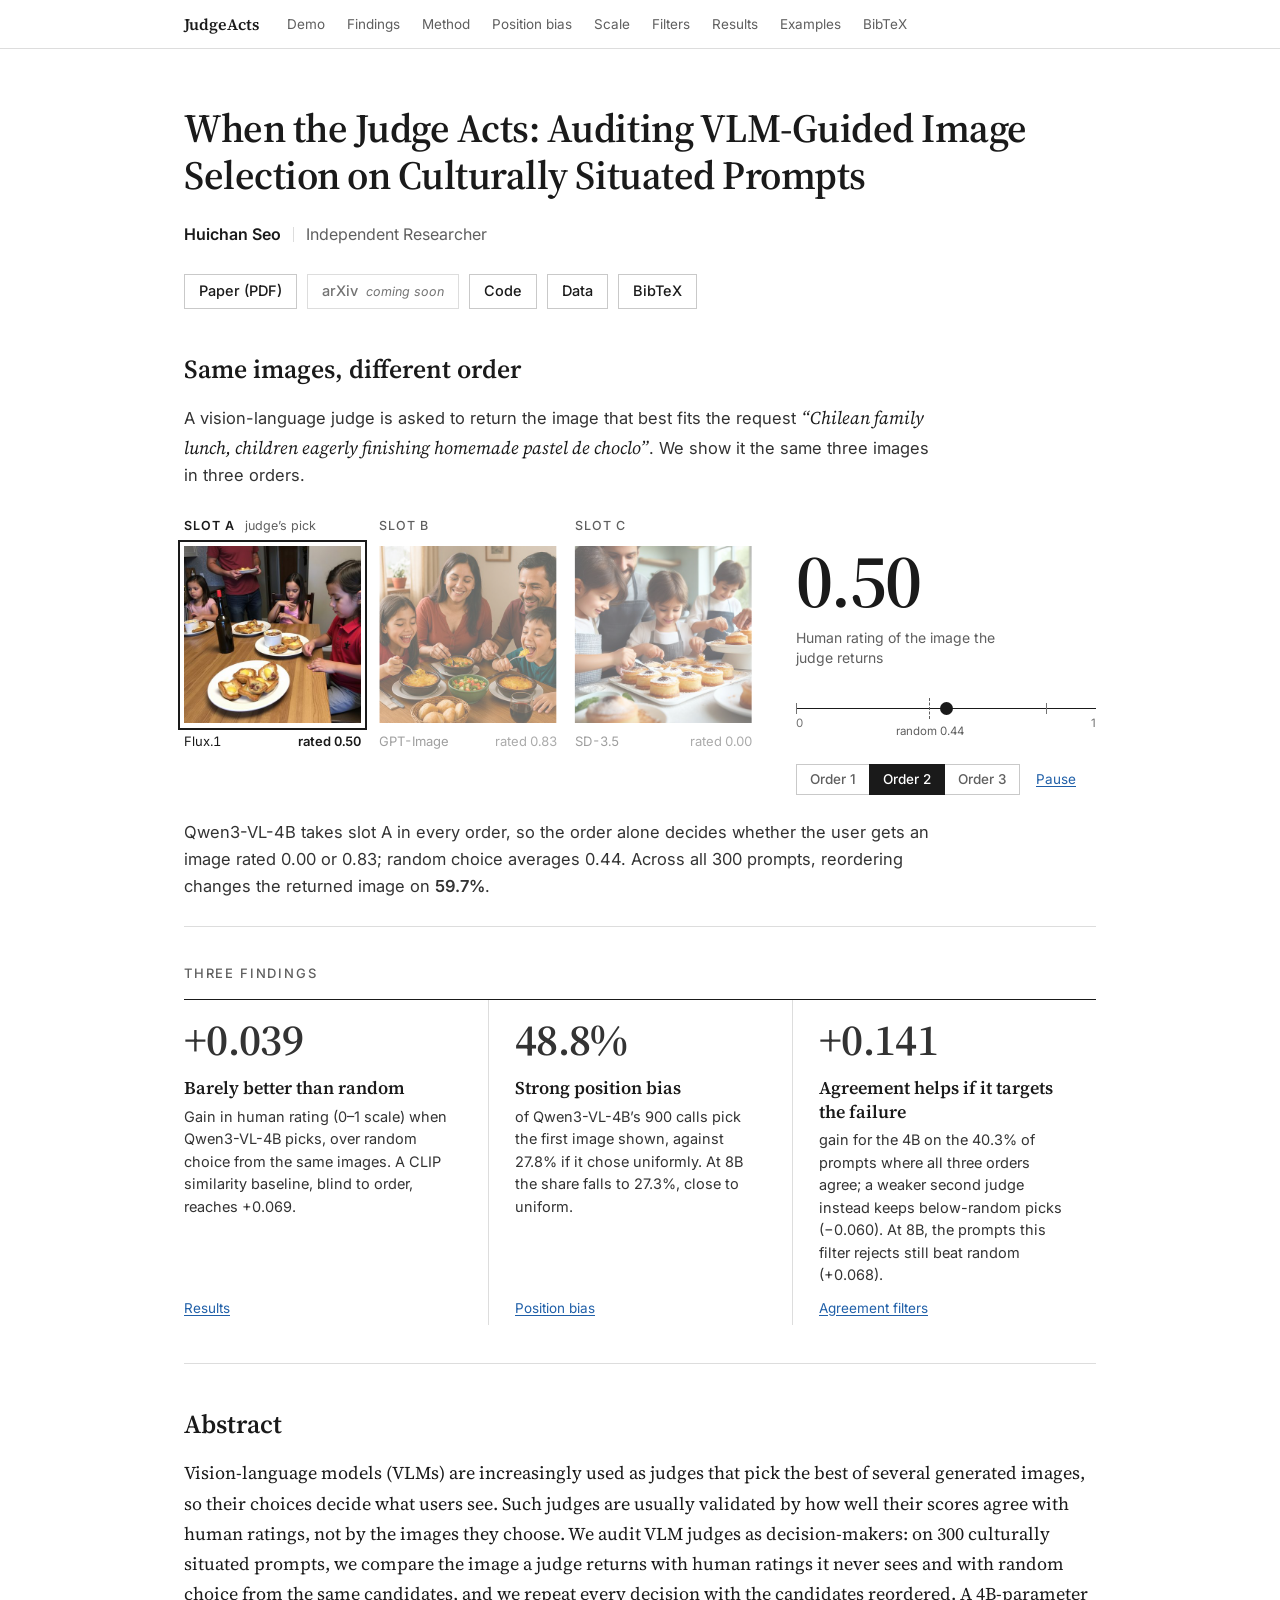
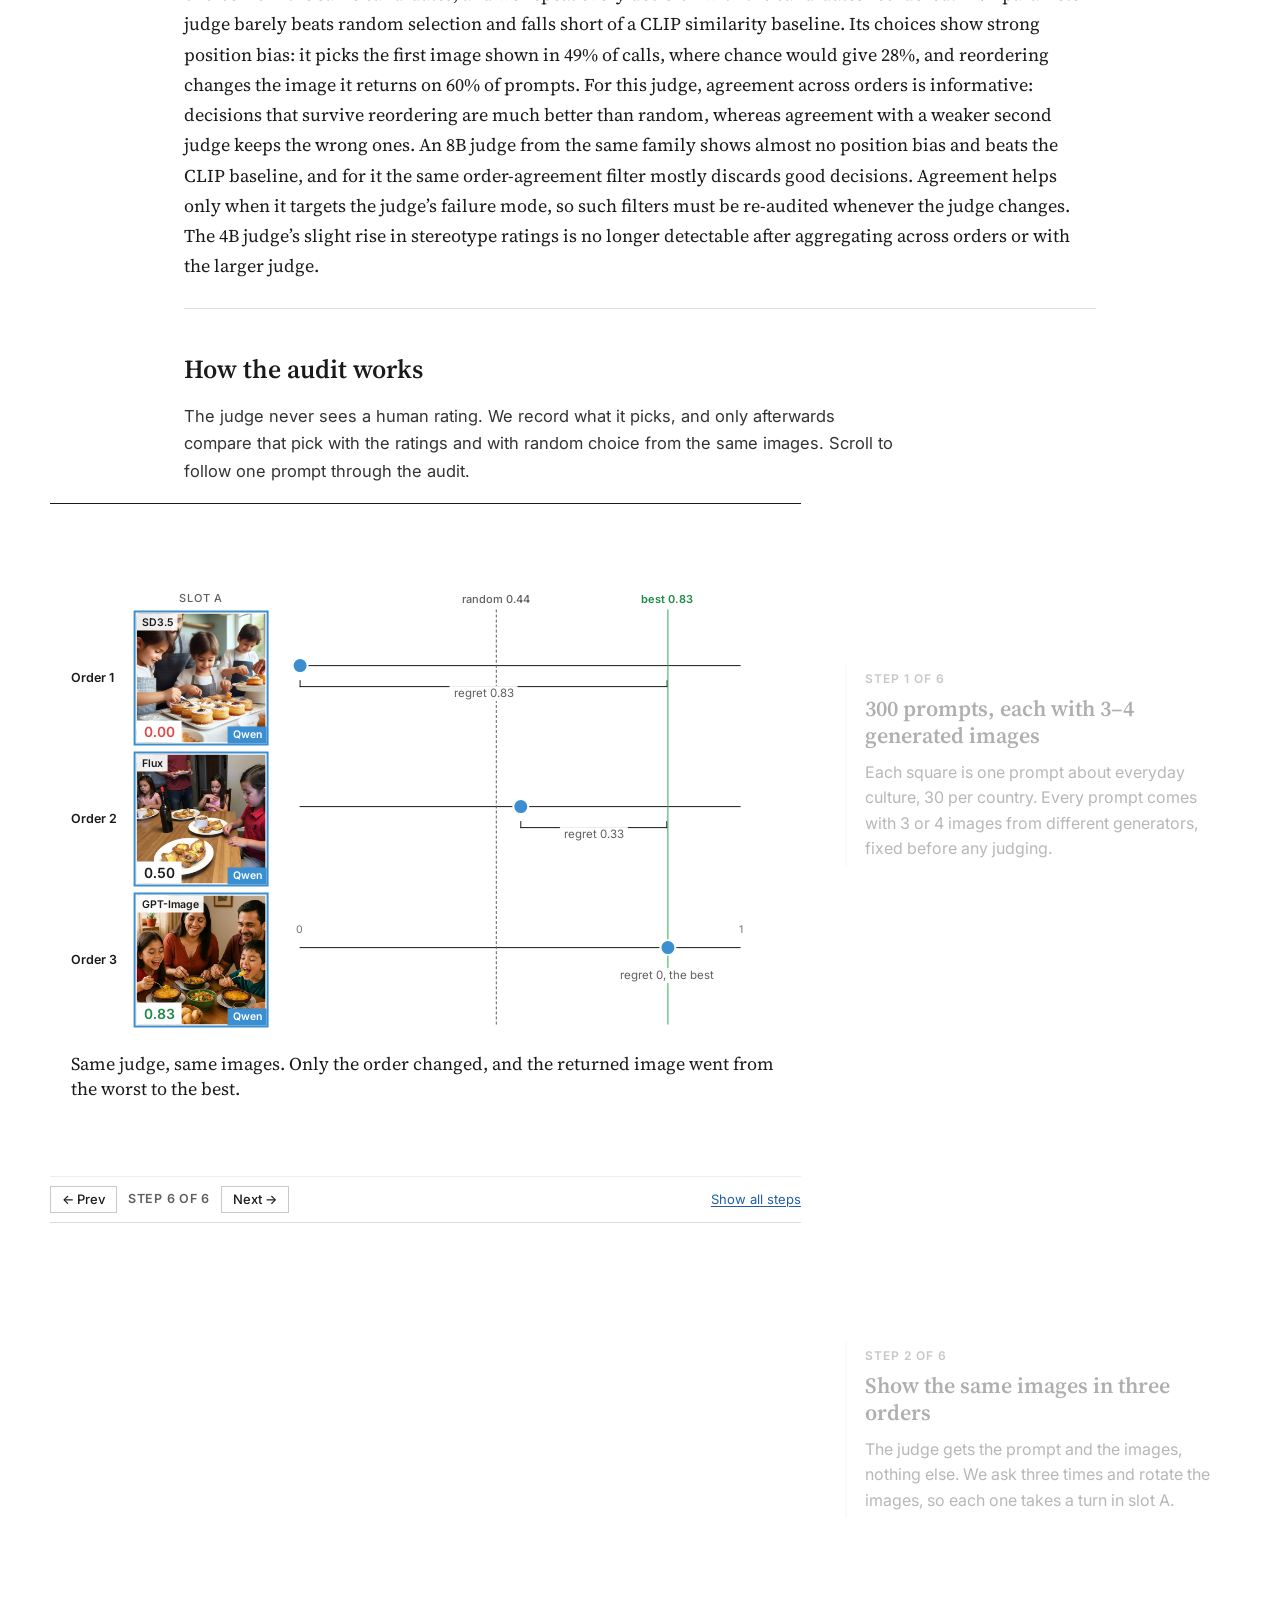
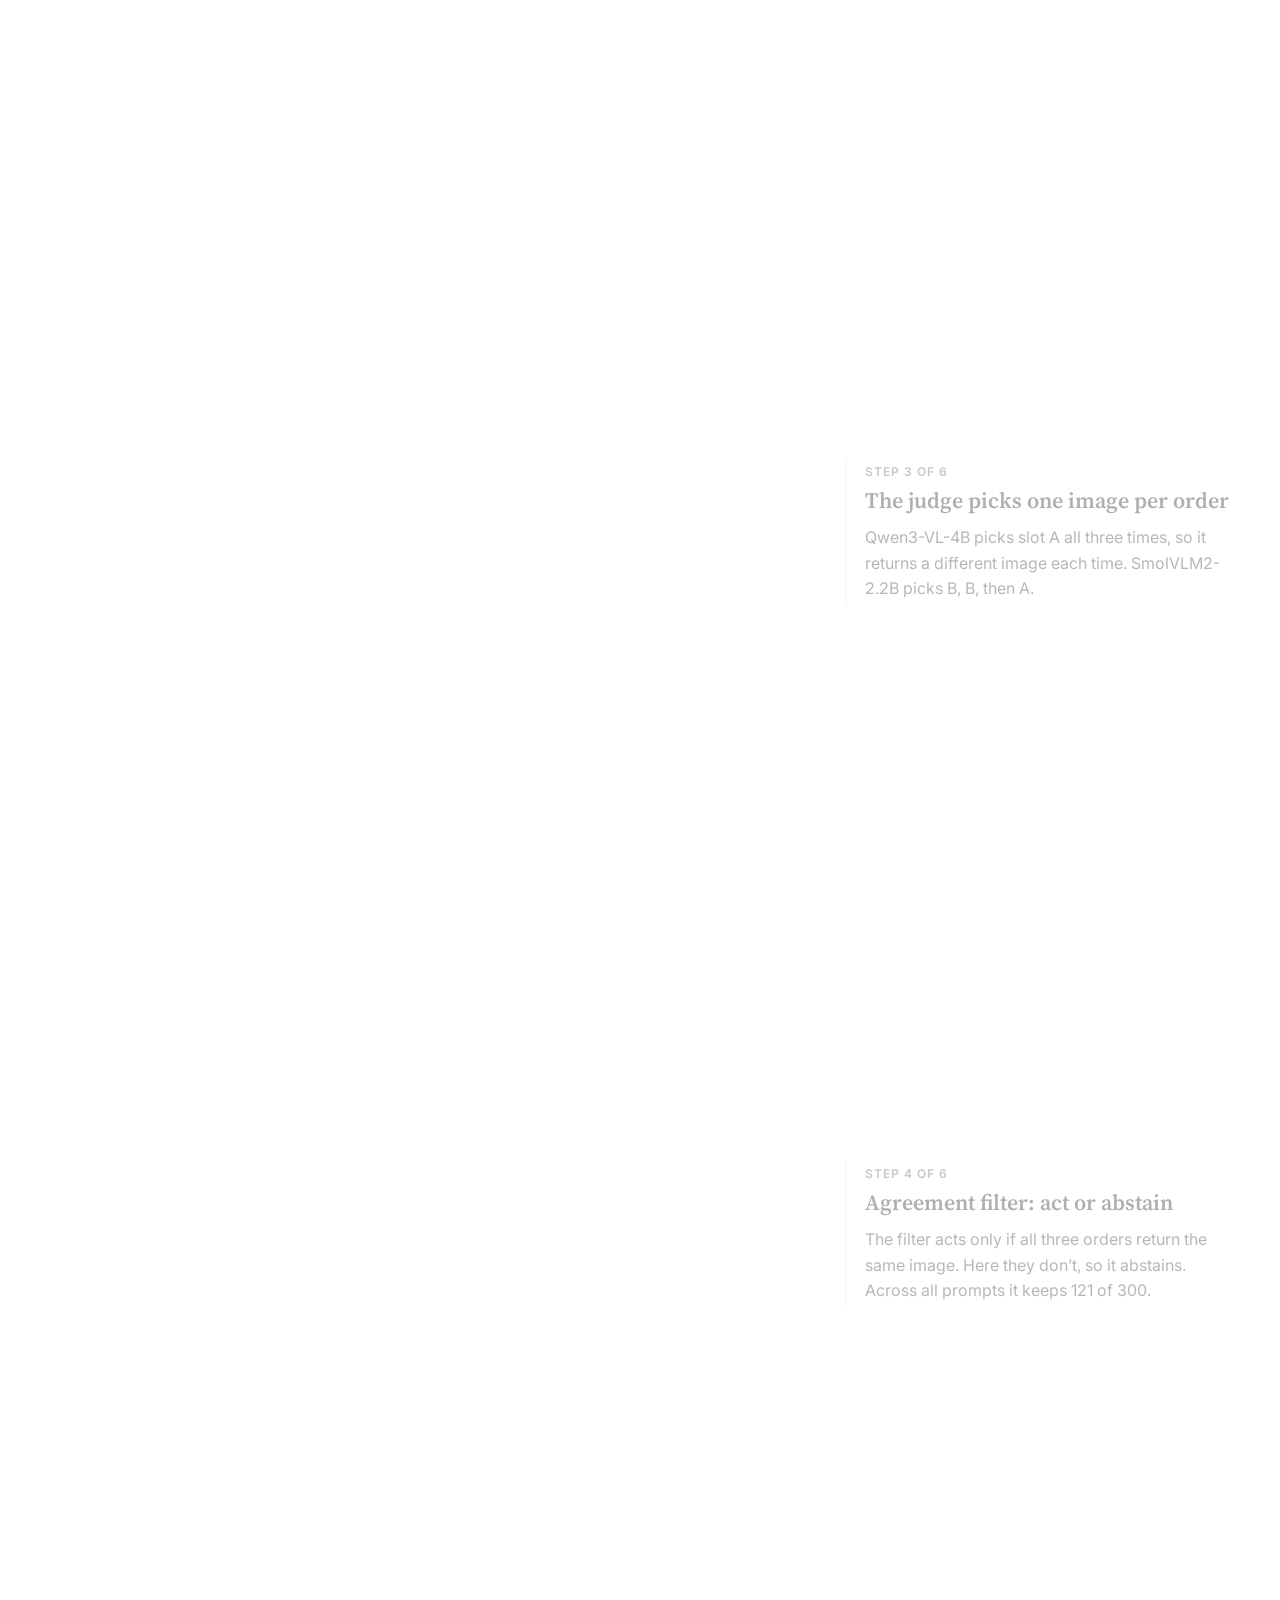
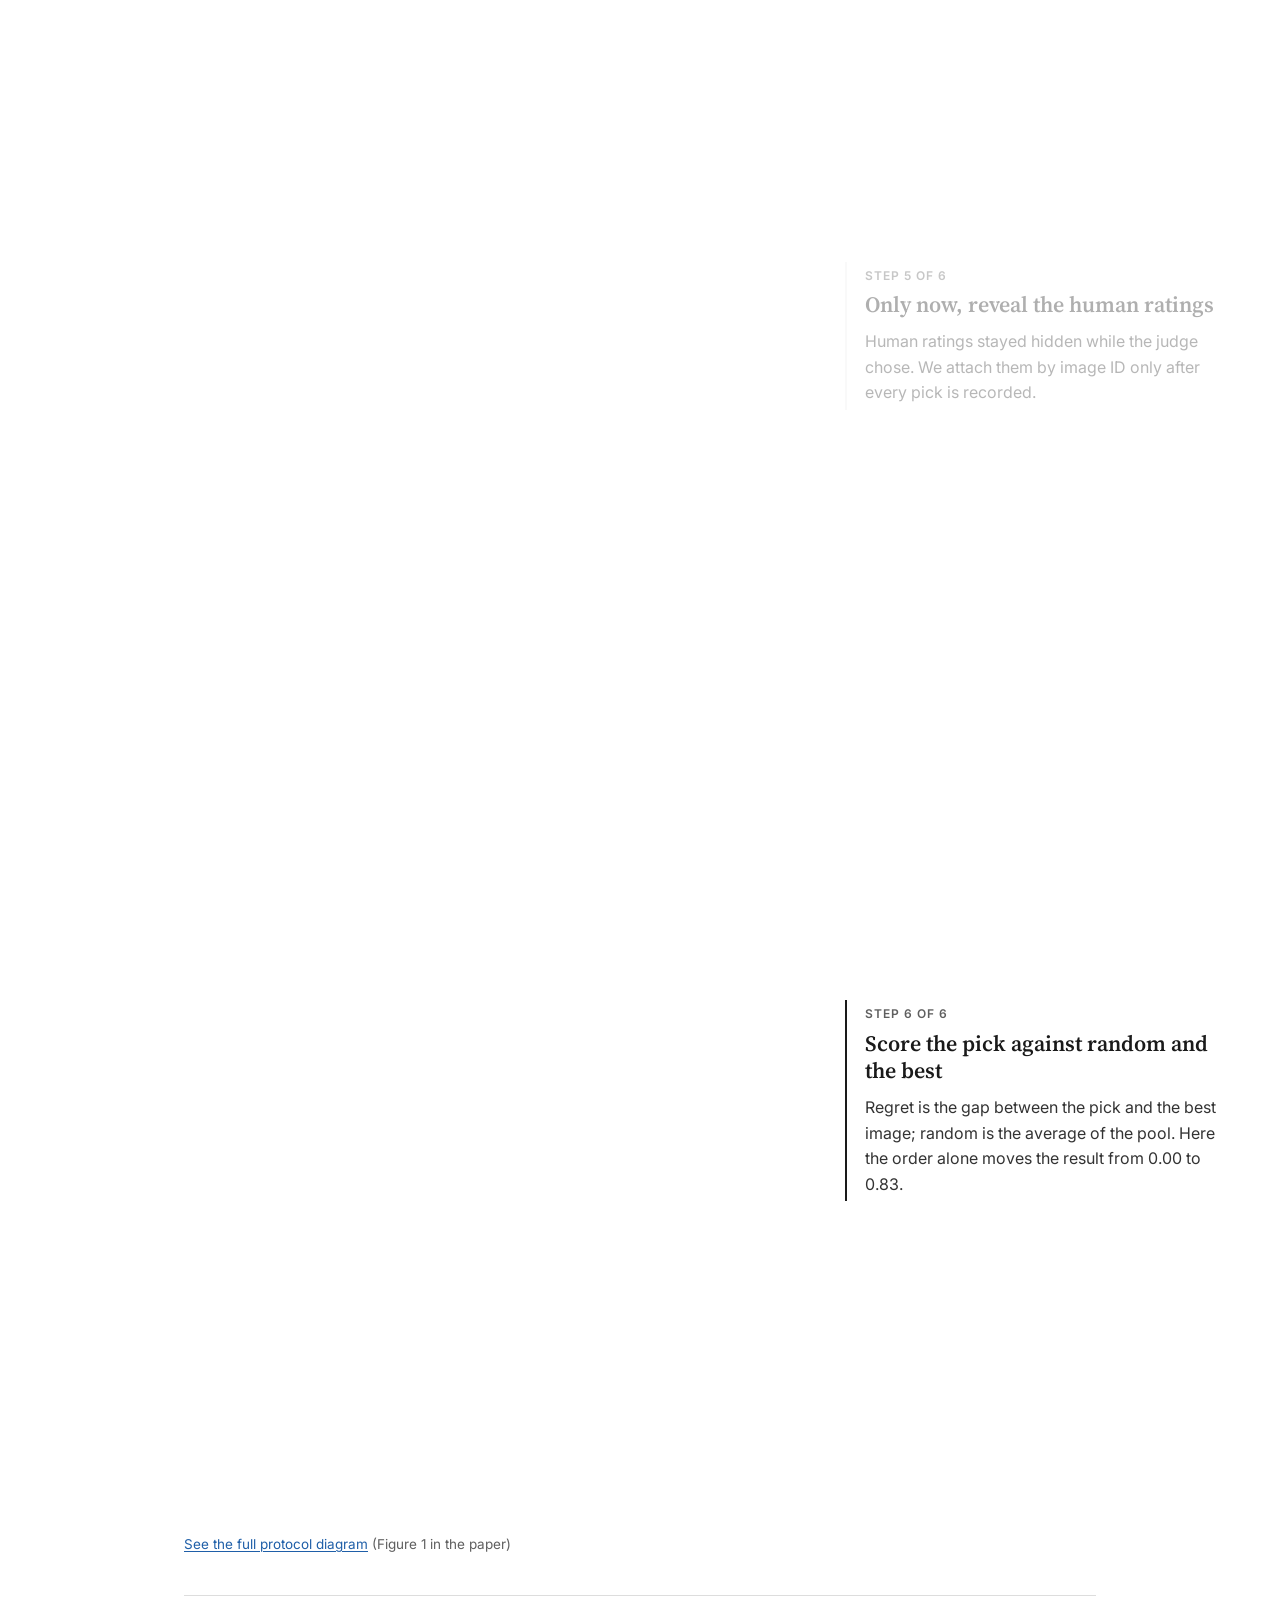
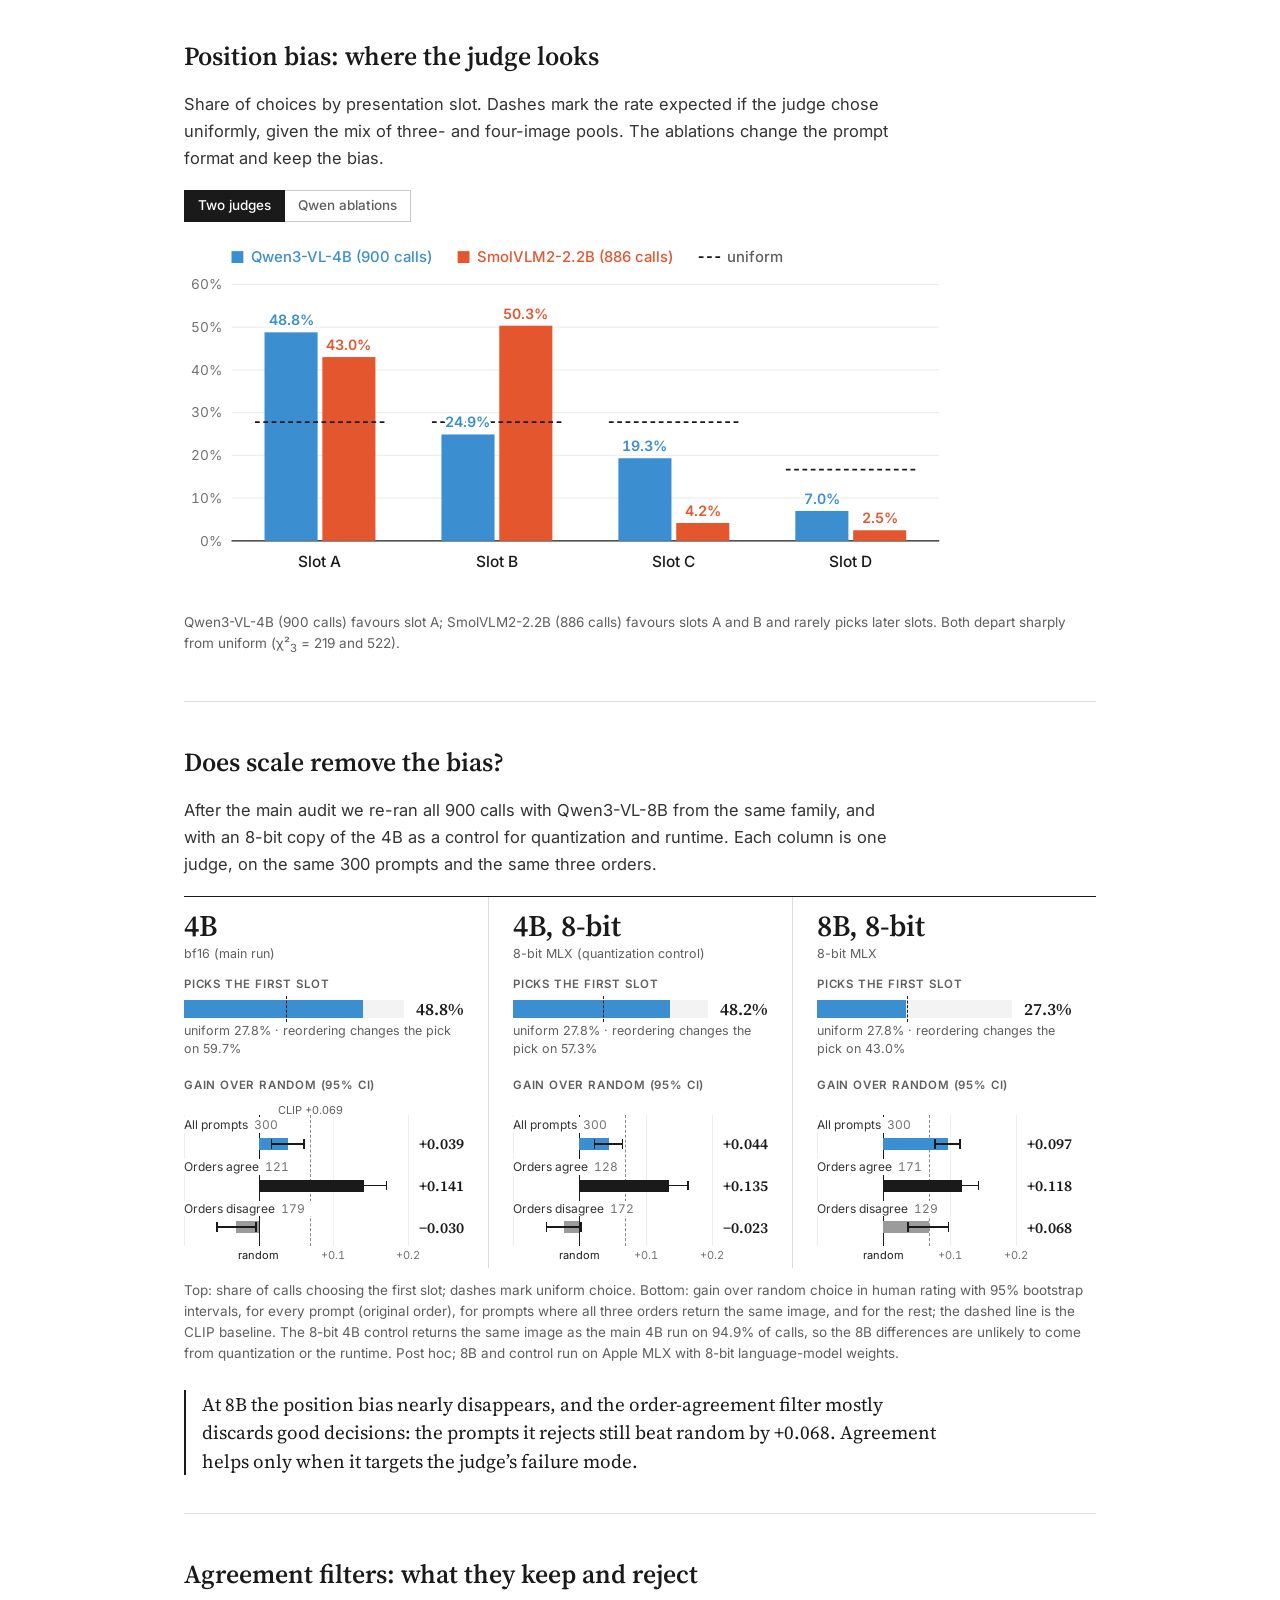
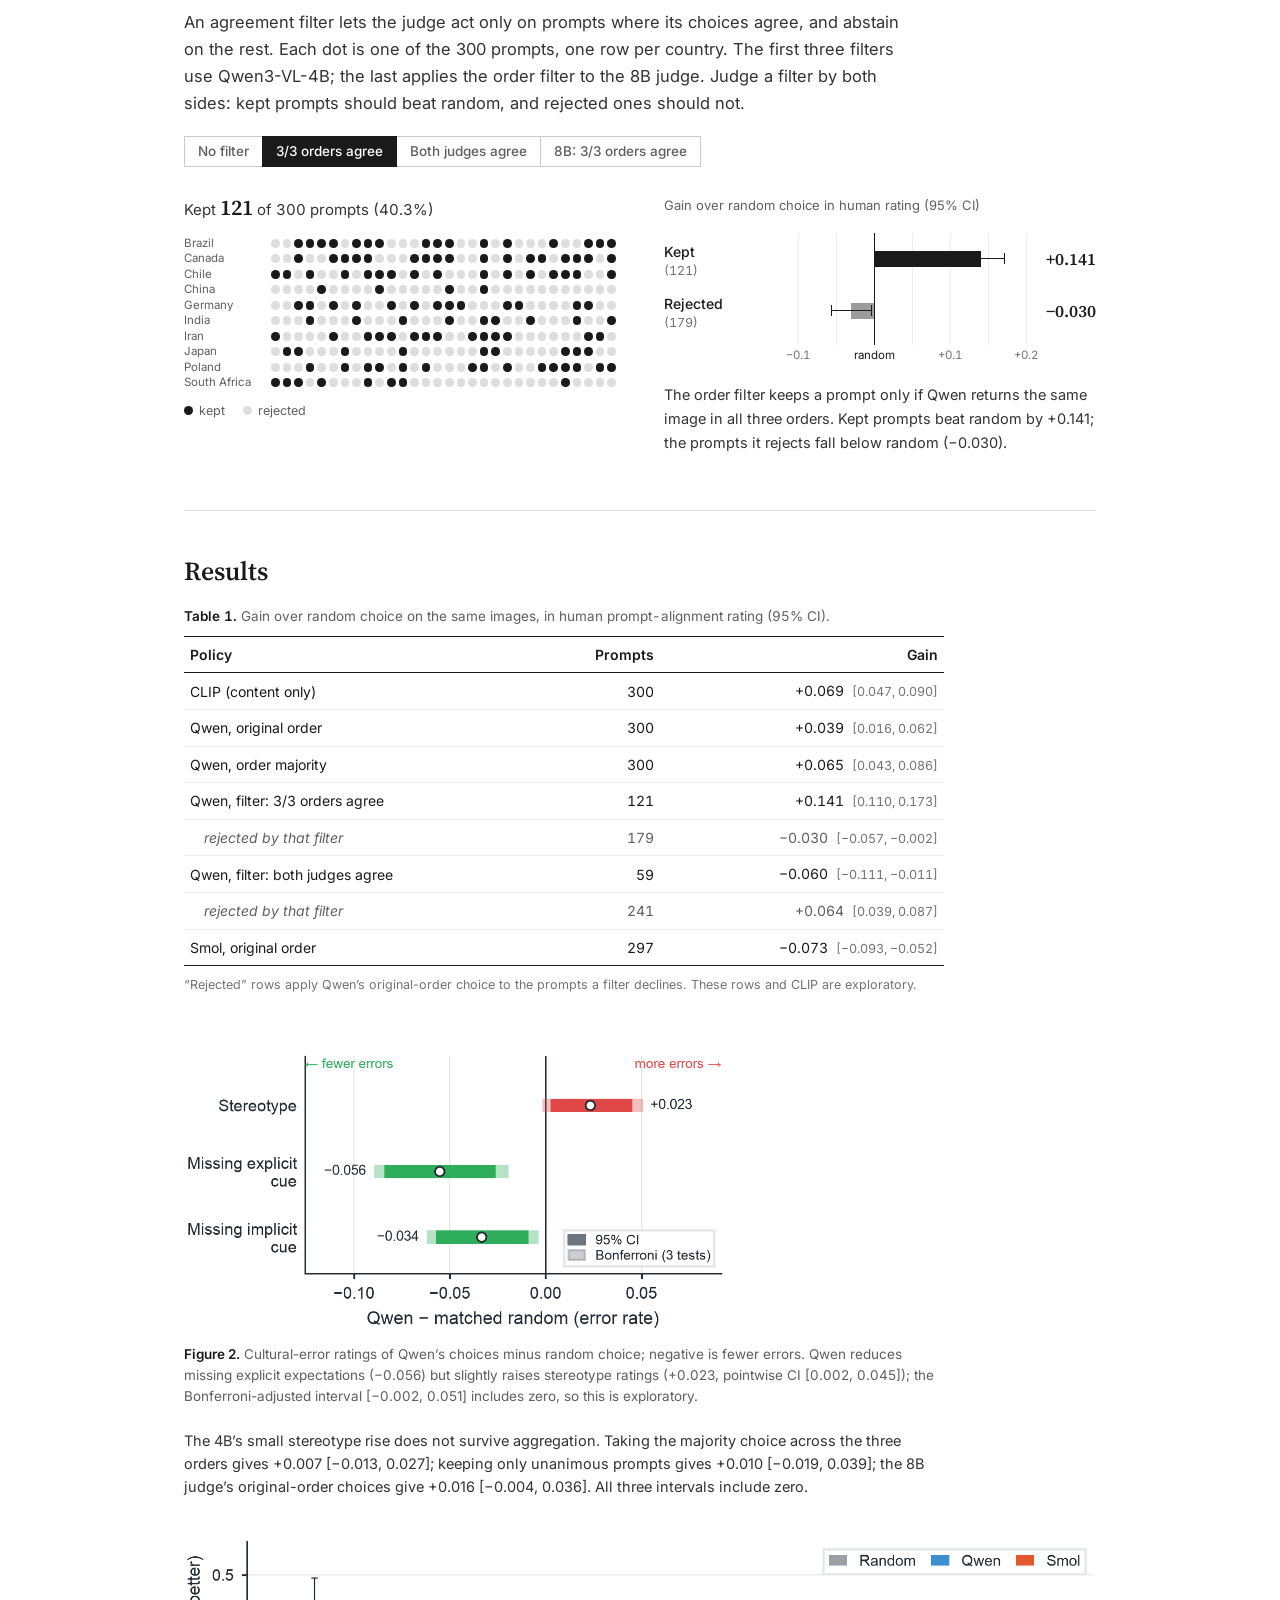
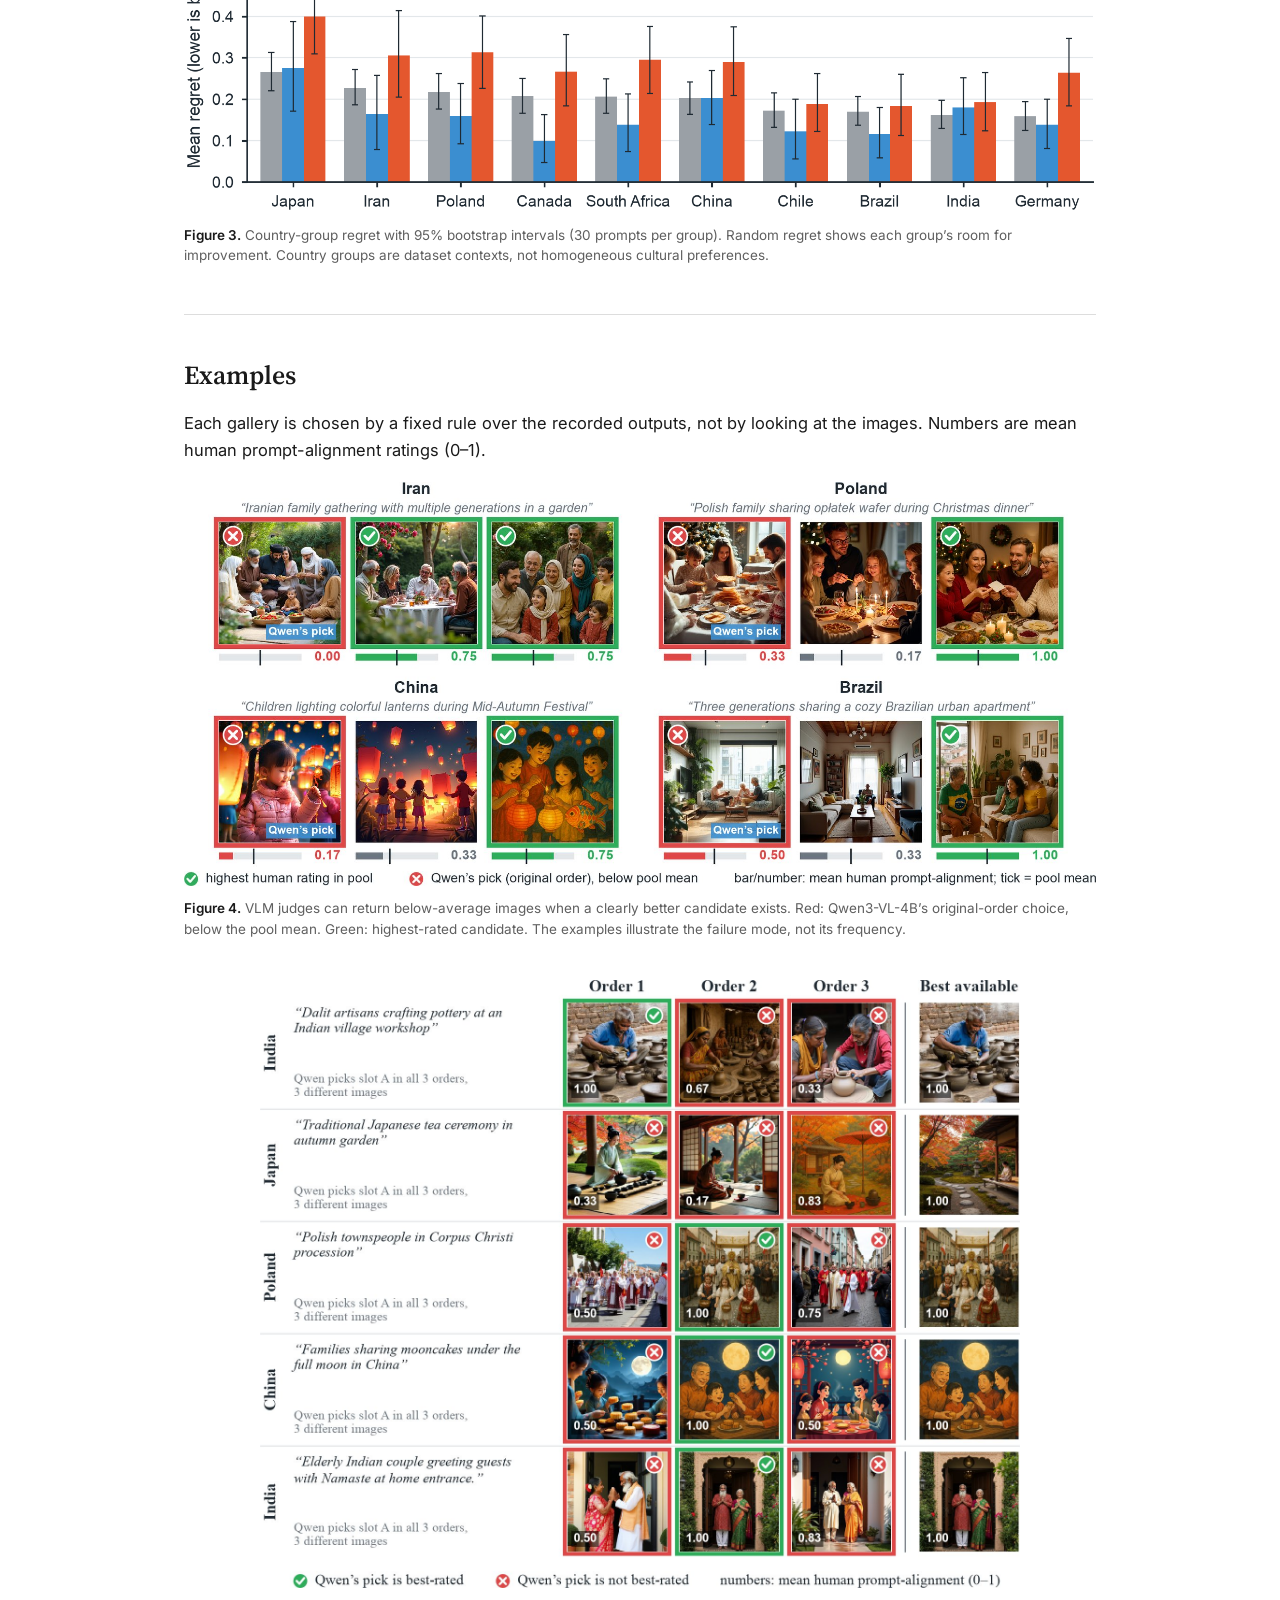
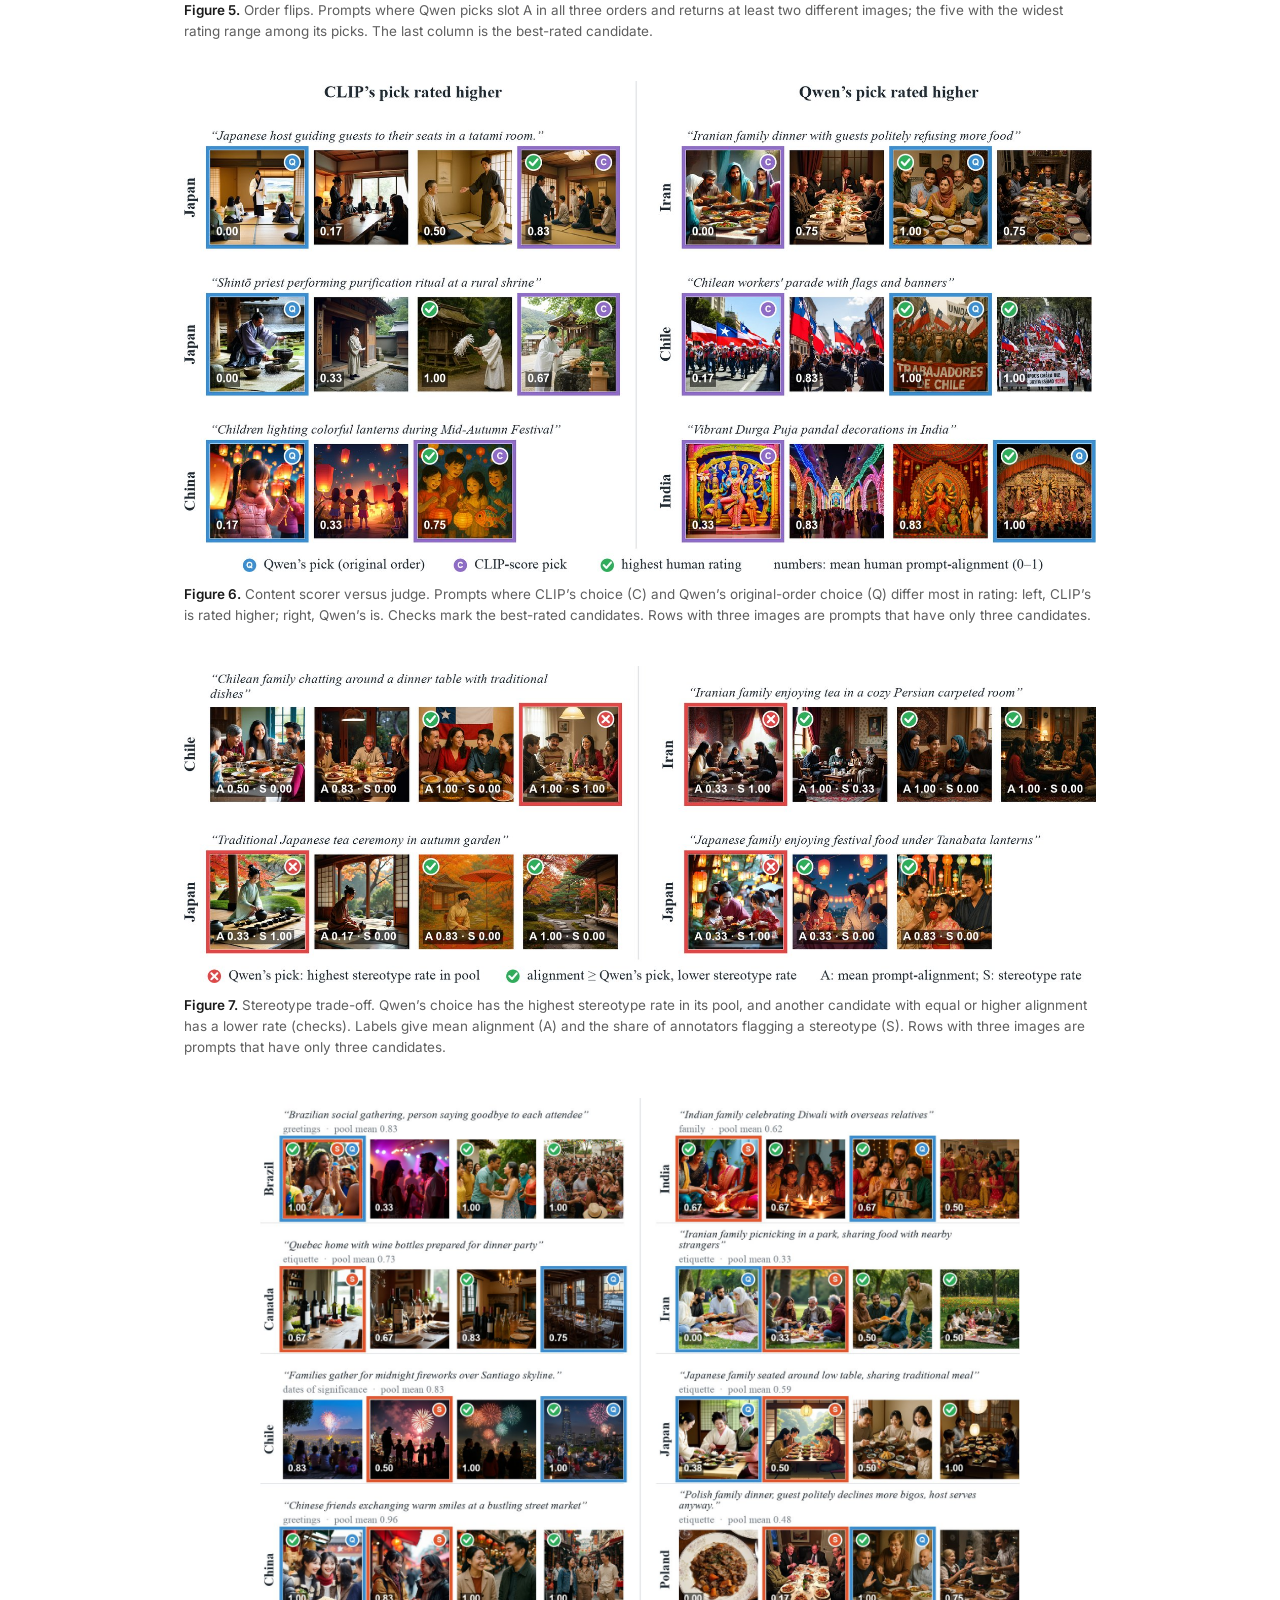
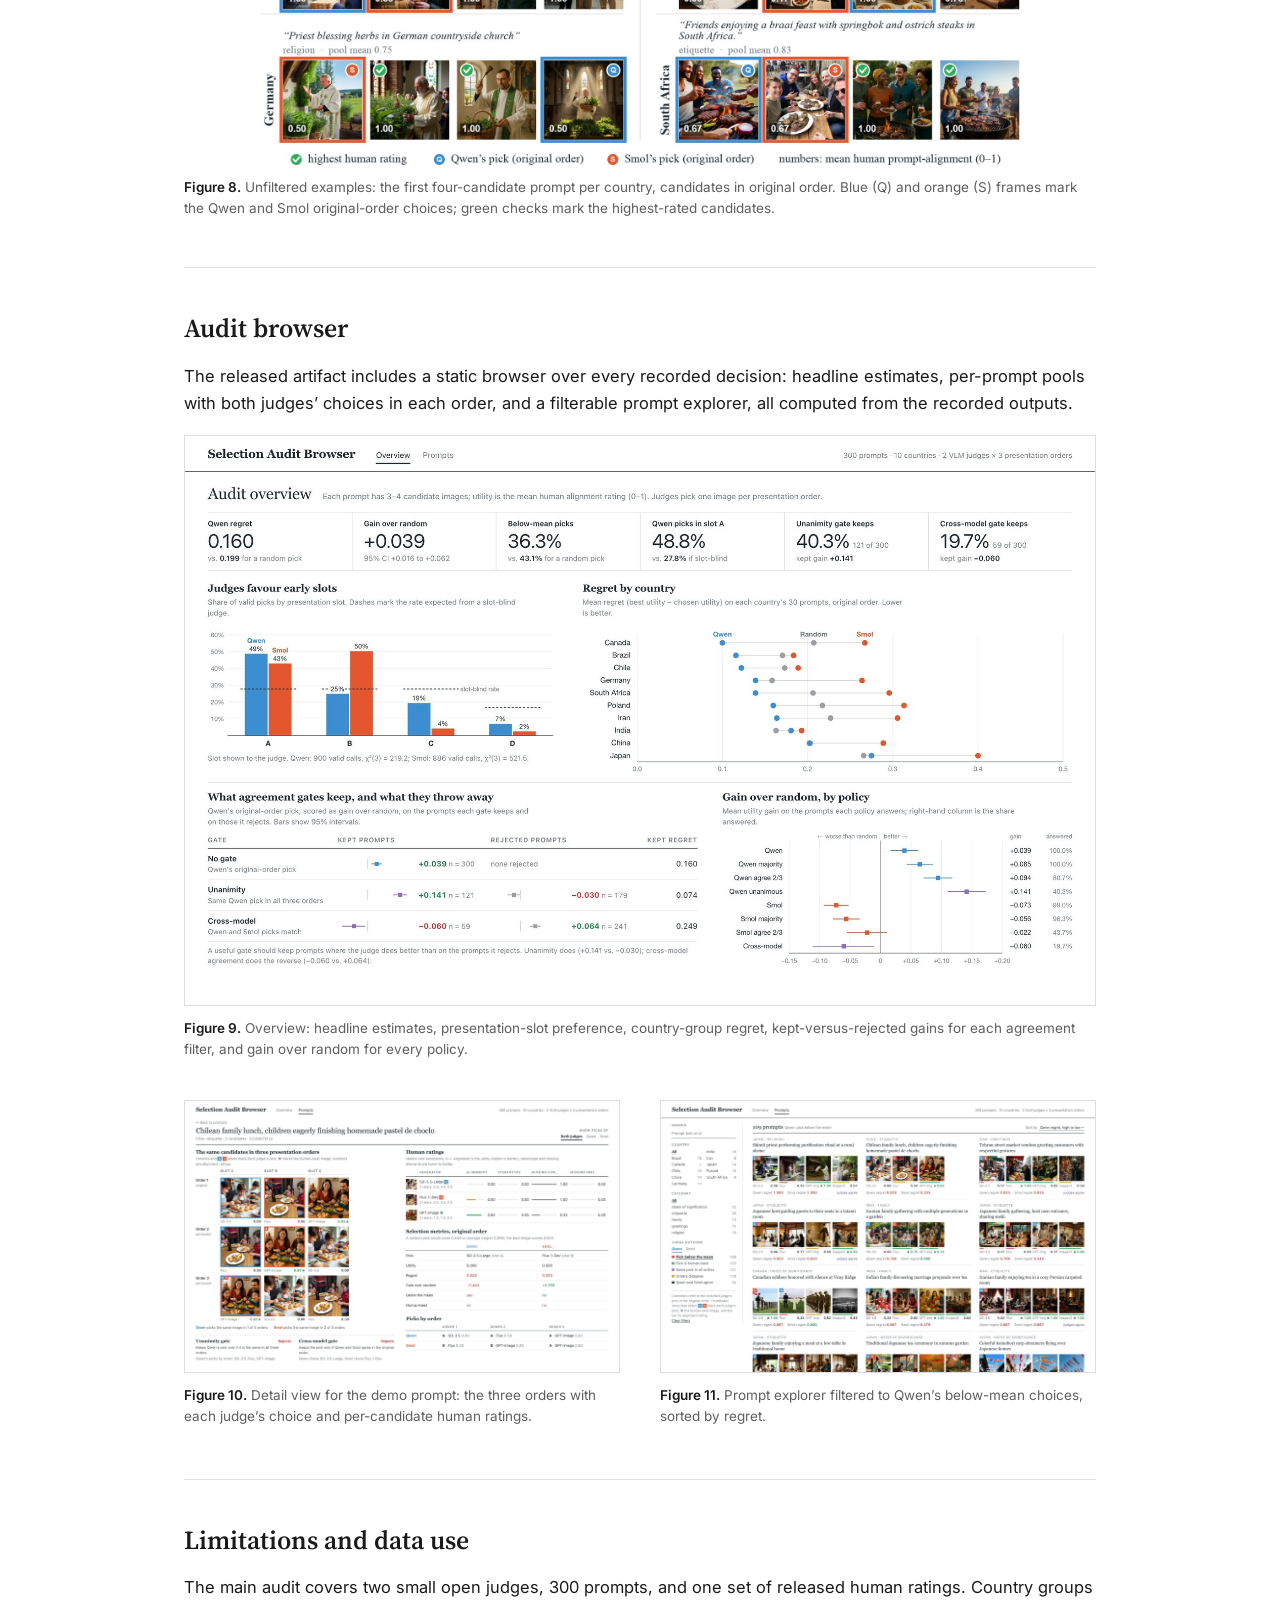
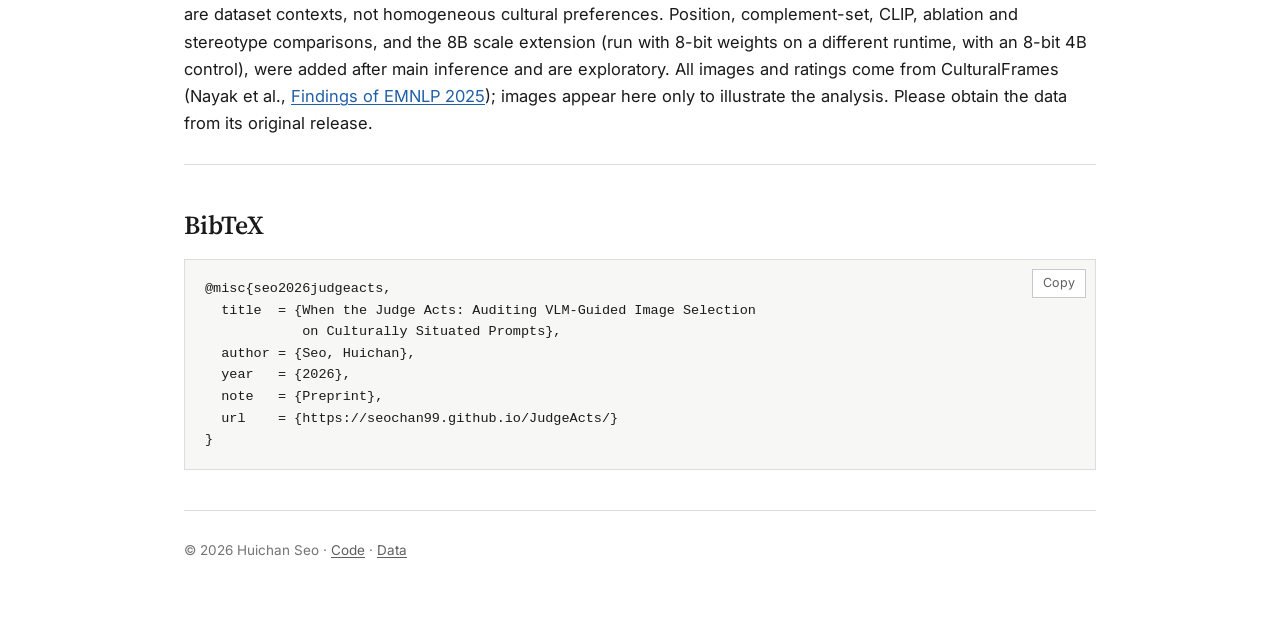
<file: docs/index.html>
<!doctype html>
<html lang="en">
<head>
<meta charset="utf-8">
<meta name="viewport" content="width=device-width, initial-scale=1">
<title>When the Judge Acts: Auditing VLM Image Selection</title>
<meta name="description" content="We audit VLM judges by the images they choose. On 300 culturally situated prompts, a 4B judge barely beats random choice and changes its pick on 60% of prompts when the images are reordered; an 8B judge from the same family shows almost no position bias.">
<meta name="author" content="Huichan Seo">
<meta name="keywords" content="VLM-as-a-judge, vision-language models, image selection, position bias, order sensitivity, self-consistency, agreement filters, selective prediction, cultural alignment, text-to-image, CulturalFrames, audit">
<meta name="theme-color" content="#ffffff">
<link rel="canonical" href="https://seochan99.github.io/JudgeActs/">
<link rel="icon" href="favicon.svg" type="image/svg+xml">

<meta property="og:type" content="article">
<meta property="og:site_name" content="JudgeActs">
<meta property="og:title" content="When the Judge Acts: Auditing VLM-Guided Image Selection on Culturally Situated Prompts">
<meta property="og:description" content="Same images, different order, different answer. A 4B VLM judge barely beats random choice, favors the first image shown, and changes its pick on 60% of prompts when the images are reordered. For this judge, choices that survive reordering are much better than random; at 8B the bias nearly disappears and the same filter mostly discards good choices.">
<meta property="og:url" content="https://seochan99.github.io/JudgeActs/">
<meta property="og:image" content="https://seochan99.github.io/JudgeActs/static/images/og.jpg">
<meta property="og:image:width" content="1200">
<meta property="og:image:height" content="630">
<meta property="og:image:alt" content="Three generated images of a Chilean family lunch. The judge always picks slot A, so the returned image is rated 0.00, 0.50 or 0.83 depending only on order.">
<meta name="twitter:card" content="summary_large_image">
<meta name="twitter:title" content="When the Judge Acts: Auditing VLM Image Selection">
<meta name="twitter:description" content="Same images, different order, different answer. We audit VLM judges by the images they choose, on 300 culturally situated prompts, at 4B and 8B.">
<meta name="twitter:image" content="https://seochan99.github.io/JudgeActs/static/images/og.jpg">
<meta name="twitter:image:alt" content="Three generated images; the judge always picks slot A, so the returned image depends on order.">

<meta name="citation_title" content="When the Judge Acts: Auditing VLM-Guided Image Selection on Culturally Situated Prompts">
<meta name="citation_author" content="Seo, Huichan">
<meta name="citation_publication_date" content="2026">
<meta name="citation_pdf_url" content="https://seochan99.github.io/JudgeActs/paper.pdf">
<meta name="citation_abstract_html_url" content="https://seochan99.github.io/JudgeActs/">
<meta name="citation_language" content="en">

<script type="application/ld+json">
{
  "@context": "https://schema.org",
  "@graph": [
    {
      "@type": "ScholarlyArticle",
      "@id": "https://seochan99.github.io/JudgeActs/#article",
      "headline": "When the Judge Acts: Auditing VLM-Guided Image Selection on Culturally Situated Prompts",
      "name": "When the Judge Acts: Auditing VLM-Guided Image Selection on Culturally Situated Prompts",
      "description": "Vision-language models are increasingly used as judges that pick the best of several generated images. We audit them as decision-makers: on 300 culturally situated prompts, a 4B judge improves only marginally on random choice, shows strong position bias, and changes its choice on 60% of prompts when the candidates are reordered; for this judge, decisions that survive reordering are much better than random. An 8B judge from the same family shows almost no position bias, and for it the same order-agreement filter mostly discards good decisions.",
      "author": {"@type": "Person", "name": "Huichan Seo", "affiliation": {"@type": "Organization", "name": "Independent Researcher"}},
      "datePublished": "2026",
      "inLanguage": "en",
      "url": "https://seochan99.github.io/JudgeActs/",
      "image": "https://seochan99.github.io/JudgeActs/static/images/og.jpg",
      "encoding": {"@type": "MediaObject", "contentUrl": "https://seochan99.github.io/JudgeActs/paper.pdf", "encodingFormat": "application/pdf"},
      "about": ["Vision-language models as judges", "Image selection", "Position bias", "Cultural alignment of text-to-image models", "Selective prediction"],
      "keywords": "VLM-as-a-judge, image selection, position bias, order sensitivity, self-consistency, cultural alignment, text-to-image, audit",
      "sameAs": ["https://github.com/seochan99/JudgeActs", "https://huggingface.co/datasets/seochan99/JudgeActs"],
      "isBasedOn": {"@id": "https://huggingface.co/datasets/seochan99/JudgeActs"}
    },
    {
      "@type": "Dataset",
      "@id": "https://huggingface.co/datasets/seochan99/JudgeActs",
      "name": "JudgeActs audit records",
      "description": "Recorded choices of two vision-language judges (Qwen3-VL-4B and SmolVLM2-2.2B) on 300 culturally situated CulturalFrames prompts in three candidate orders, with the analysis outputs used in the paper.",
      "url": "https://huggingface.co/datasets/seochan99/JudgeActs",
      "sameAs": "https://github.com/seochan99/JudgeActs",
      "creator": {"@type": "Person", "name": "Huichan Seo"},
      "keywords": ["VLM judge", "image selection", "position bias", "cultural alignment"],
      "isAccessibleForFree": true,
      "citation": {"@id": "https://seochan99.github.io/JudgeActs/#article"}
    }
  ]
}
</script>

<link rel="preconnect" href="https://fonts.googleapis.com">
<link rel="preconnect" href="https://fonts.gstatic.com" crossorigin>
<link href="https://fonts.googleapis.com/css2?family=Source+Serif+4:ital,opsz,wght@0,8..60,400;0,8..60,600;1,8..60,400&family=Inter:wght@400;500;600&display=swap" rel="stylesheet">
<link rel="stylesheet" href="static/style.css">
<link rel="preload" href="static/data/example.json" as="fetch" crossorigin>
<script>document.documentElement.classList.add('js');</script>
<script src="static/main.js" defer></script>
</head>
<body>

<a class="skip" href="#demo">Skip to content</a>

<nav class="topnav" aria-label="Sections">
  <div class="topnav-inner">
    <a class="brand" href="#top">JudgeActs</a>
    <div class="topnav-links">
      <a href="#demo">Demo</a>
      <a href="#findings">Findings</a>
      <a href="#method">Method</a>
      <a href="#position">Position bias</a>
      <a href="#scale">Scale</a>
      <a href="#filters">Filters</a>
      <a href="#results">Results</a>
      <a href="#examples">Examples</a>
      <a href="#bibtex">BibTeX</a>
    </div>
  </div>
</nav>

<header class="masthead" id="top">
  <h1>When the Judge Acts: Auditing VLM-Guided Image Selection on Culturally Situated Prompts</h1>
  <p class="byline"><span class="author">Huichan Seo</span><span class="affil">Independent Researcher</span></p>
  <nav class="links" aria-label="Paper resources">
    <a href="paper.pdf">Paper (PDF)</a>
    <span class="disabled" aria-disabled="true" title="arXiv version coming soon">arXiv <span class="note">coming soon</span></span>
    <a href="https://github.com/seochan99/JudgeActs">Code</a>
    <a href="https://huggingface.co/datasets/seochan99/JudgeActs">Data</a>
    <a href="#bibtex">BibTeX</a>
  </nav>
</header>

<main>

<!-- ============ 1. Demo ============ -->
<section id="demo" class="demo-section" aria-labelledby="demo-h">
  <h2 id="demo-h">Same images, different order</h2>
  <p class="demo-prompt">A vision-language judge is asked to return the image that best fits the request <q>Chilean family lunch, children eagerly finishing homemade pastel de choclo</q>. We show it the same three images in three orders.</p>

  <div class="demo" id="demo-widget">
    <div class="demo-stage">
      <div class="slot-labels" aria-hidden="true">
        <span class="is-pick">Slot A <em>judge&rsquo;s pick</em></span><span>Slot B</span><span>Slot C</span>
      </div>
      <div class="slot-track" id="slot-track">
        <div class="pick-frame" aria-hidden="true"></div>
        <figure class="cand is-picked" data-key="SD35" style="--i:0">
          <img src="static/images/example/sd35.jpg" width="480" height="480" alt="SD-3.5-Large image for the Chilean family lunch prompt; human prompt-alignment rating 0.00.">
          <figcaption><span class="gen">SD-3.5</span><span class="rt">rated 0.00</span></figcaption>
        </figure>
        <figure class="cand" data-key="flux" style="--i:1">
          <img src="static/images/example/flux.jpg" width="480" height="480" alt="Flux.1-Dev image for the Chilean family lunch prompt; human prompt-alignment rating 0.50.">
          <figcaption><span class="gen">Flux.1</span><span class="rt">rated 0.50</span></figcaption>
        </figure>
        <figure class="cand" data-key="gpt-image" style="--i:2">
          <img src="static/images/example/gpt-image.jpg" width="480" height="480" alt="GPT-Image image for the Chilean family lunch prompt showing pastel de choclo; human prompt-alignment rating 0.83.">
          <figcaption><span class="gen">GPT-Image</span><span class="rt">rated 0.83</span></figcaption>
        </figure>
      </div>
    </div>

    <div class="demo-readout">
      <div class="big" id="demo-big" aria-live="polite">0.00</div>
      <p class="big-cap">Human rating of the image the judge returns</p>
      <div class="scale" id="demo-scale" aria-hidden="true">
        <div class="scale-line"></div>
        <div class="scale-mean" style="left:44.4%"><span>random 0.44</span></div>
        <div class="scale-dot" style="left:0%"></div>
        <span class="scale-end l">0</span><span class="scale-end r">1</span>
      </div>
      <div class="demo-controls" role="group" aria-label="Presentation order">
        <button type="button" class="seg is-on" data-order="0" aria-pressed="true">Order 1</button><button type="button" class="seg" data-order="1" aria-pressed="false">Order 2</button><button type="button" class="seg" data-order="2" aria-pressed="false">Order 3</button>
        <button type="button" class="play" id="demo-play" aria-pressed="false" hidden>Play</button>
      </div>
    </div>
  </div>

  <p class="demo-note">Qwen3-VL-4B takes slot A in every order, so the order alone decides whether the user gets an image rated 0.00 or 0.83; random choice averages 0.44. Across all 300 prompts, reordering changes the returned image on <b>59.7%</b>.</p>
</section>

<!-- ============ Findings ============ -->
<section id="findings" class="findings" aria-labelledby="findings-h">
  <h2 id="findings-h" class="label">Three findings</h2>
  <ol class="frow">
    <li class="reveal">
      <p class="fk">+0.039</p>
      <h3>Barely better than random</h3>
      <p>Gain in human rating (0&ndash;1 scale) when Qwen3-VL-4B picks, over random choice from the same images. A CLIP similarity baseline, blind to order, reaches +0.069.</p>
      <a href="#results">Results</a>
    </li>
    <li class="reveal">
      <p class="fk">48.8%</p>
      <h3>Strong position bias</h3>
      <p>of Qwen3-VL-4B&rsquo;s 900 calls pick the first image shown, against 27.8% if it chose uniformly. At 8B the share falls to 27.3%, close to uniform.</p>
      <a href="#position">Position bias</a>
    </li>
    <li class="reveal">
      <p class="fk">+0.141</p>
      <h3>Agreement helps if it targets the failure</h3>
      <p>gain for the 4B on the 40.3% of prompts where all three orders agree; a weaker second judge instead keeps below-random picks (&minus;0.060). At 8B, the prompts this filter rejects still beat random (+0.068).</p>
      <a href="#filters">Agreement filters</a>
    </li>
  </ol>
</section>

<!-- ============ Abstract ============ -->
<section id="abstract">
  <h2>Abstract</h2>
  <p>Vision-language models (VLMs) are increasingly used as judges that pick the best of several generated images, so their choices decide what users see. Such judges are usually validated by how well their scores agree with human ratings, not by the images they choose. We audit VLM judges as decision-makers: on 300 culturally situated prompts, we compare the image a judge returns with human ratings it never sees and with random choice from the same candidates, and we repeat every decision with the candidates reordered. A 4B-parameter judge barely beats random selection and falls short of a CLIP similarity baseline. Its choices show strong position bias: it picks the first image shown in 49% of calls, where chance would give 28%, and reordering changes the image it returns on 60% of prompts. For this judge, agreement across orders is informative: decisions that survive reordering are much better than random, whereas agreement with a weaker second judge keeps the wrong ones. An 8B judge from the same family shows almost no position bias and beats the CLIP baseline, and for it the same order-agreement filter mostly discards good decisions. Agreement helps only when it targets the judge&rsquo;s failure mode, so such filters must be re-audited whenever the judge changes. The 4B judge&rsquo;s slight rise in stereotype ratings is no longer detectable after aggregating across orders or with the larger judge.</p>
</section>

<!-- ============ Method ============ -->
<section id="method" aria-labelledby="method-h">
  <h2 id="method-h">How the audit works</h2>
  <p class="sec-lead">The judge never sees a human rating. We record what it picks, and only afterwards compare that pick with the ratings and with random choice from the same images. Scroll to follow one prompt through the audit.</p>
  <div class="scrolly" id="scrolly">
    <div class="st-sticky">
      <div class="st-stage" id="st-stage" aria-hidden="true"></div>
      <div class="st-bar" role="group" aria-label="Audit walkthrough">
        <button type="button" class="st-btn" data-dir="-1" aria-label="Previous step"><span aria-hidden="true">&larr;</span> Prev</button>
        <span class="st-count" id="st-count" aria-live="polite">Step 1 of 6</span>
        <button type="button" class="st-btn" data-dir="1" aria-label="Next step">Next <span aria-hidden="true">&rarr;</span></button>
        <button type="button" class="st-all" id="st-all" aria-pressed="false">Show all steps</button>
      </div>
    </div>
    <ol class="st-steps">
      <li class="st-step" data-step="1"><div class="st-card">
        <p class="st-k">Step 1 of 6</p>
        <h3>300 prompts, each with 3&ndash;4 generated images</h3>
        <p>Each square is one prompt about everyday culture, 30 per country. Every prompt comes with 3 or 4 images from different generators, fixed before any judging.</p>
      </div></li>
      <li class="st-step" data-step="2"><div class="st-card">
        <p class="st-k">Step 2 of 6</p>
        <h3>Show the same images in three orders</h3>
        <p>The judge gets the prompt and the images, nothing else. We ask three times and rotate the images, so each one takes a turn in slot A.</p>
      </div></li>
      <li class="st-step" data-step="3"><div class="st-card">
        <p class="st-k">Step 3 of 6</p>
        <h3>The judge picks one image per order</h3>
        <p>Qwen3-VL-4B picks slot A all three times, so it returns a different image each time. SmolVLM2-2.2B picks B, B, then A.</p>
      </div></li>
      <li class="st-step" data-step="4"><div class="st-card">
        <p class="st-k">Step 4 of 6</p>
        <h3>Agreement filter: act or abstain</h3>
        <p>The filter acts only if all three orders return the same image. Here they don&rsquo;t, so it abstains. Across all prompts it keeps <span data-fill="kept">121</span> of 300.</p>
      </div></li>
      <li class="st-step" data-step="5"><div class="st-card">
        <p class="st-k">Step 5 of 6</p>
        <h3>Only now, reveal the human ratings</h3>
        <p>Human ratings stayed hidden while the judge chose. We attach them by image ID only after every pick is recorded.</p>
      </div></li>
      <li class="st-step" data-step="6"><div class="st-card">
        <p class="st-k">Step 6 of 6</p>
        <h3>Score the pick against random and the best</h3>
        <p>Regret is the gap between the pick and the best image; random is the average of the pool. Here the order alone moves the result from 0.00 to 0.83.</p>
      </div></li>
    </ol>
  </div>
  <p class="st-full"><a href="static/images/framework.png">See the full protocol diagram</a> <span>(Figure 1 in the paper)</span></p>
  <noscript>
    <figure class="wide">
      <a href="static/images/framework.png"><img src="static/images/framework.png" width="1800" height="699" loading="lazy" decoding="async" alt="Three-panel protocol diagram: (a) frozen candidate pools from CulturalFrames, (b) the selection policy with three cyclic orders and agreement filters, (c) the retrospective audit that joins withheld human ratings and compares with random choice on the same pool."></a>
      <figcaption><b>Figure 1.</b> Audit protocol. (a) Frozen candidate pools from CulturalFrames. (b) Selection: each judge sees only the prompt and the images, in three cyclic orders; agreement filters decide whether to act or abstain. (c) Retrospective audit: human ratings are joined after selection and compared with exact random choice on the same pools.</figcaption>
    </figure>
  </noscript>
</section>

<!-- ============ Position ============ -->
<section id="position">
  <h2>Position bias: where the judge looks</h2>
  <p class="sec-lead">Share of choices by presentation slot. Dashes mark the rate expected if the judge chose uniformly, given the mix of three- and four-image pools. The ablations change the prompt format and keep the bias.</p>
  <div class="chart-controls" role="group" aria-label="Chart view">
    <button type="button" class="seg is-on" data-view="judges" aria-pressed="true">Two judges</button><button type="button" class="seg" data-view="ablations" aria-pressed="false">Qwen ablations</button>
  </div>
  <figure class="chart-fig">
    <div class="chart" id="slot-chart" role="img" aria-label="Bar chart of the share of choices by slot. Qwen3-VL-4B: A 48.8%, B 24.9%, C 19.3%, D 7.0%. SmolVLM2-2.2B: A 43.0%, B 50.3%, C 4.2%, D 2.5%. Uniform: 27.8% for A to C, 16.7% for D."></div>
    <figcaption id="slot-caption">Qwen3-VL-4B (900 calls) favours slot A; SmolVLM2-2.2B (886 calls) favours slots A and B and rarely picks later slots. Both depart sharply from uniform (&chi;&sup2;<sub>3</sub> = 219 and 522).</figcaption>
  </figure>
</section>

<!-- ============ Scale ============ -->
<section id="scale" aria-labelledby="scale-h">
  <h2 id="scale-h">Does scale remove the bias?</h2>
  <p class="sec-lead">After the main audit we re-ran all 900 calls with Qwen3-VL-8B from the same family, and with an 8-bit copy of the 4B as a control for quantization and runtime. Each column is one judge, on the same 300 prompts and the same three orders.</p>
  <figure class="sm-fig">
    <div class="sm" id="scale-sm" role="img" aria-label="Small multiples for three judges. First-slot share: 4B 48.8%, 4B 8-bit 48.2%, 8B 27.3%, uniform 27.8%. Gain over random on all prompts / orders agree / orders disagree: 4B +0.039 / +0.141 / −0.030; 4B 8-bit +0.044 / +0.135 / −0.023; 8B +0.097 / +0.118 / +0.068."></div>
    <noscript><p>First-slot share: 4B 48.8%, 4B 8-bit 48.2%, 8B 27.3% (uniform 27.8%). Gain over random, all prompts / orders agree / orders disagree: 4B +0.039 / +0.141 / &minus;0.030; 4B 8-bit +0.044 / +0.135 / &minus;0.023; 8B +0.097 / +0.118 / +0.068.</p></noscript>
    <figcaption id="scale-caption">Top: share of calls choosing the first slot; dashes mark uniform choice. Bottom: gain over random choice in human rating with 95% bootstrap intervals, for every prompt (original order), for prompts where all three orders return the same image, and for the rest; the dashed line is the CLIP baseline. The 8-bit 4B control returns the same image as the main 4B run on 94.9% of calls, so the 8B differences are unlikely to come from quantization or the runtime. Post hoc; 8B and control run on Apple MLX with 8-bit language-model weights.</figcaption>
  </figure>
  <p class="take">At 8B the position bias nearly disappears, and the order-agreement filter mostly discards good decisions: the prompts it rejects still beat random by +0.068. Agreement helps only when it targets the judge&rsquo;s failure mode.</p>
</section>

<!-- ============ Agreement filters ============ -->
<section id="filters">
  <h2>Agreement filters: what they keep and reject</h2>
  <p class="sec-lead">An agreement filter lets the judge act only on prompts where its choices agree, and abstain on the rest. Each dot is one of the 300 prompts, one row per country. The first three filters use Qwen3-VL-4B; the last applies the order filter to the 8B judge. Judge a filter by both sides: kept prompts should beat random, and rejected ones should not.</p>
  <div class="chart-controls" role="group" aria-label="Agreement filter">
    <button type="button" class="seg" data-gate="none" aria-pressed="false">No filter</button><button type="button" class="seg is-on" data-gate="unanimity" aria-pressed="true">3/3 orders<span class="long"> agree</span></button><button type="button" class="seg" data-gate="crossmodel" aria-pressed="false">Both judges<span class="long"> agree</span></button><button type="button" class="seg" data-gate="unanimity8b" aria-pressed="false">8B<span class="long">: 3/3 orders agree</span></button>
  </div>
  <div class="gate">
    <div class="gate-dots">
      <p class="gate-count" id="gate-count" aria-live="polite">Kept <b>121</b> of 300 prompts (40.3%)</p>
      <div class="dotgrid" id="dotgrid" role="img" aria-label="Grid of 300 prompts; kept prompts are dark, rejected prompts are light."></div>
      <p class="dot-key"><span class="k kept"></span>kept <span class="k rej"></span>rejected</p>
    </div>
    <div class="gate-bars">
      <p class="gate-axis-title">Gain over random choice in human rating (95% CI)</p>
      <div class="gbars" id="gbars">
        <div class="grow" data-row="kept"><span class="glab">Kept <span class="gn">(121)</span></span><div class="gtrack"><div class="gbar"></div><div class="gci"></div></div><span class="gval">+0.141</span></div>
        <div class="grow" data-row="rejected"><span class="glab">Rejected <span class="gn">(179)</span></span><div class="gtrack"><div class="gbar"></div><div class="gci"></div></div><span class="gval">&minus;0.030</span></div>
        <div class="gaxis" id="gaxis"></div>
      </div>
      <p class="gate-text" id="gate-text">The order filter keeps a prompt only if Qwen returns the same image in all three orders. Kept prompts beat random by +0.141; the prompts it rejects fall below random (&minus;0.030).</p>
    </div>
  </div>
</section>

<!-- ============ Results ============ -->
<section id="results">
  <h2>Results</h2>

  <div class="table-wrap results-table">
    <table>
      <caption><b>Table 1.</b> Gain over random choice on the same images, in human prompt-alignment rating (95% CI).</caption>
      <thead><tr><th>Policy</th><th class="r">Prompts</th><th class="r">Gain</th></tr></thead>
      <tbody>
        <tr><td>CLIP (content only)</td><td class="r">300</td><td class="r">+0.069 <span class="ci">[0.047, 0.090]</span></td></tr>
        <tr><td>Qwen, original order</td><td class="r">300</td><td class="r">+0.039 <span class="ci">[0.016, 0.062]</span></td></tr>
        <tr><td>Qwen, order majority</td><td class="r">300</td><td class="r">+0.065 <span class="ci">[0.043, 0.086]</span></td></tr>
        <tr><td>Qwen, filter: 3/3 orders agree</td><td class="r">121</td><td class="r">+0.141 <span class="ci">[0.110, 0.173]</span></td></tr>
        <tr class="sub"><td>rejected by that filter</td><td class="r">179</td><td class="r">&minus;0.030 <span class="ci">[&minus;0.057, &minus;0.002]</span></td></tr>
        <tr><td>Qwen, filter: both judges agree</td><td class="r">59</td><td class="r">&minus;0.060 <span class="ci">[&minus;0.111, &minus;0.011]</span></td></tr>
        <tr class="sub"><td>rejected by that filter</td><td class="r">241</td><td class="r">+0.064 <span class="ci">[0.039, 0.087]</span></td></tr>
        <tr><td>Smol, original order</td><td class="r">297</td><td class="r">&minus;0.073 <span class="ci">[&minus;0.093, &minus;0.052]</span></td></tr>
      </tbody>
    </table>
    <p class="tnote">&ldquo;Rejected&rdquo; rows apply Qwen&rsquo;s original-order choice to the prompts a filter declines. These rows and CLIP are exploratory.</p>
  </div>

  <figure class="wide narrow cult">
      <a href="static/images/cultural_deltas.png"><img src="static/images/cultural_deltas.png" width="1004" height="519" loading="lazy" decoding="async" alt="Paired differences between Qwen's choices and random choice in three cultural-error ratings: missing explicit expectations decreases, missing implicit expectations changes little, stereotype rating rises slightly."></a>
    <figcaption><b>Figure 2.</b> Cultural-error ratings of Qwen&rsquo;s choices minus random choice; negative is fewer errors. Qwen reduces missing explicit expectations (&minus;0.056) but slightly raises stereotype ratings (+0.023, pointwise CI [0.002, 0.045]); the Bonferroni-adjusted interval [&minus;0.002, 0.051] includes zero, so this is exploratory.</figcaption>
  </figure>
  <p class="cult-note">The 4B&rsquo;s small stereotype rise does not survive aggregation. Taking the majority choice across the three orders gives +0.007 [&minus;0.013, 0.027]; keeping only unanimous prompts gives +0.010 [&minus;0.019, 0.039]; the 8B judge&rsquo;s original-order choices give +0.016 [&minus;0.004, 0.036]. All three intervals include zero.</p>

  <figure class="wide">
    <a href="static/images/country_bars.png"><img src="static/images/country_bars.png" width="1754" height="527" loading="lazy" decoding="async" alt="Selection regret by country group for random, Qwen and Smol across ten countries, with bootstrap intervals."></a>
    <figcaption><b>Figure 3.</b> Country-group regret with 95% bootstrap intervals (30 prompts per group). Random regret shows each group&rsquo;s room for improvement. Country groups are dataset contexts, not homogeneous cultural preferences.</figcaption>
  </figure>
</section>

<!-- ============ Examples ============ -->
<section id="examples">
  <h2>Examples</h2>
  <p>Each gallery is chosen by a fixed rule over the recorded outputs, not by looking at the images. Numbers are mean human prompt-alignment ratings (0&ndash;1).</p>
  <figure class="wide">
    <a href="static/images/teaser.jpg"><img src="static/images/teaser.jpg" width="1800" height="797" loading="lazy" decoding="async" alt="Four CulturalFrames prompts from Iran, Poland, China and Brazil. In each, Qwen's pick, framed in red, is rated below the pool mean while a clearly better candidate, framed in green, is available."></a>
    <figcaption><b>Figure 4.</b> VLM judges can return below-average images when a clearly better candidate exists. Red: Qwen3-VL-4B&rsquo;s original-order choice, below the pool mean. Green: highest-rated candidate. The examples illustrate the failure mode, not its frequency.</figcaption>
  </figure>
  <figure class="wide narrow">
    <a href="static/images/gallery_orders.jpg"><img src="static/images/gallery_orders.jpg" width="1626" height="1300" loading="lazy" decoding="async" alt="Five prompts, one per row, where Qwen picks slot A in all three orders and so returns different images; the last column shows the best-rated candidate."></a>
    <figcaption><b>Figure 5.</b> Order flips. Prompts where Qwen picks slot A in all three orders and returns at least two different images; the five with the widest rating range among its picks. The last column is the best-rated candidate.</figcaption>
  </figure>
  <figure class="wide">
    <a href="static/images/gallery_clip.jpg"><img src="static/images/gallery_clip.jpg" width="1800" height="969" loading="lazy" decoding="async" alt="Prompts where CLIP's choice and Qwen's choice differ most in human rating: on the left CLIP's choice is rated higher, on the right Qwen's is."></a>
    <figcaption><b>Figure 6.</b> Content scorer versus judge. Prompts where CLIP&rsquo;s choice (C) and Qwen&rsquo;s original-order choice (Q) differ most in rating: left, CLIP&rsquo;s is rated higher; right, Qwen&rsquo;s is. Checks mark the best-rated candidates. Rows with three images are prompts that have only three candidates.</figcaption>
  </figure>
  <figure class="wide">
    <a href="static/images/gallery_stereotype.jpg"><img src="static/images/gallery_stereotype.jpg" width="1800" height="626" loading="lazy" decoding="async" alt="Prompts where Qwen's choice has the highest stereotype rate in its pool although another candidate with equal or higher alignment has a lower stereotype rate."></a>
    <figcaption><b>Figure 7.</b> Stereotype trade-off. Qwen&rsquo;s choice has the highest stereotype rate in its pool, and another candidate with equal or higher alignment has a lower rate (checks). Labels give mean alignment (A) and the share of annotators flagging a stereotype (S). Rows with three images are prompts that have only three candidates.</figcaption>
  </figure>
  <figure class="wide narrow">
    <a href="static/images/gallery_appendix.jpg"><img src="static/images/gallery_appendix.jpg" width="1800" height="1580" loading="lazy" decoding="async" alt="Unfiltered examples: the first four-candidate prompt for each of ten countries, candidates in original order, with Qwen and Smol choices framed and the highest-rated candidates checked."></a>
    <figcaption><b>Figure 8.</b> Unfiltered examples: the first four-candidate prompt per country, candidates in original order. Blue (Q) and orange (S) frames mark the Qwen and Smol original-order choices; green checks mark the highest-rated candidates.</figcaption>
  </figure>
</section>

<!-- ============ Browser ============ -->
<section id="browser">
  <h2>Audit browser</h2>
  <p>The released artifact includes a static browser over every recorded decision: headline estimates, per-prompt pools with both judges&rsquo; choices in each order, and a filterable prompt explorer, all computed from the recorded outputs.</p>
  <figure class="wide shot">
    <a href="static/images/browser_overview.jpg"><img src="static/images/browser_overview.jpg" width="1800" height="1125" loading="lazy" decoding="async" alt="Screenshot of the audit browser overview page showing headline estimates, slot preference, country-group regret and agreement-filter charts."></a>
    <figcaption><b>Figure 9.</b> Overview: headline estimates, presentation-slot preference, country-group regret, kept-versus-rejected gains for each agreement filter, and gain over random for every policy.</figcaption>
  </figure>
  <div class="pair shots">
    <figure class="shot">
      <a href="static/images/browser_detail.jpg"><img src="static/images/browser_detail.jpg" width="1800" height="1125" loading="lazy" decoding="async" alt="Screenshot of the audit browser detail view for the Chilean family lunch prompt, showing three orders with each judge's choice and per-candidate ratings."></a>
      <figcaption><b>Figure 10.</b> Detail view for the demo prompt: the three orders with each judge&rsquo;s choice and per-candidate human ratings.</figcaption>
    </figure>
    <figure class="shot">
      <a href="static/images/browser_explore_below.jpg"><img src="static/images/browser_explore_below.jpg" width="1800" height="1125" loading="lazy" decoding="async" alt="Screenshot of the audit browser prompt explorer filtered to Qwen's below-mean choices and sorted by regret."></a>
      <figcaption><b>Figure 11.</b> Prompt explorer filtered to Qwen&rsquo;s below-mean choices, sorted by regret.</figcaption>
    </figure>
  </div>
</section>

<!-- ============ Notes ============ -->
<section id="notes">
  <h2>Limitations and data use</h2>
  <p>The main audit covers two small open judges, 300 prompts, and one set of released human ratings. Country groups are dataset contexts, not homogeneous cultural preferences. Position, complement-set, CLIP, ablation and stereotype comparisons, and the 8B scale extension (run with 8-bit weights on a different runtime, with an 8-bit 4B control), were added after main inference and are exploratory. All images and ratings come from CulturalFrames (Nayak et&nbsp;al., <a href="https://aclanthology.org/2025.findings-emnlp.1141/">Findings of EMNLP 2025</a>); images appear here only to illustrate the analysis. Please obtain the data from its original release.</p>
</section>

<section id="bibtex">
  <h2>BibTeX</h2>
  <div class="bib">
    <button type="button" class="copy" id="bib-copy" hidden>Copy</button>
    <pre><code id="bib-code">@misc{seo2026judgeacts,
  title  = {When the Judge Acts: Auditing VLM-Guided Image Selection
            on Culturally Situated Prompts},
  author = {Seo, Huichan},
  year   = {2026},
  note   = {Preprint},
  url    = {https://seochan99.github.io/JudgeActs/}
}</code></pre>
  </div>
</section>

</main>

<footer><p>&copy; 2026 Huichan Seo &middot; <a href="https://github.com/seochan99/JudgeActs">Code</a> &middot; <a href="https://huggingface.co/datasets/seochan99/JudgeActs">Data</a></p></footer>

</body>
</html>
</file>
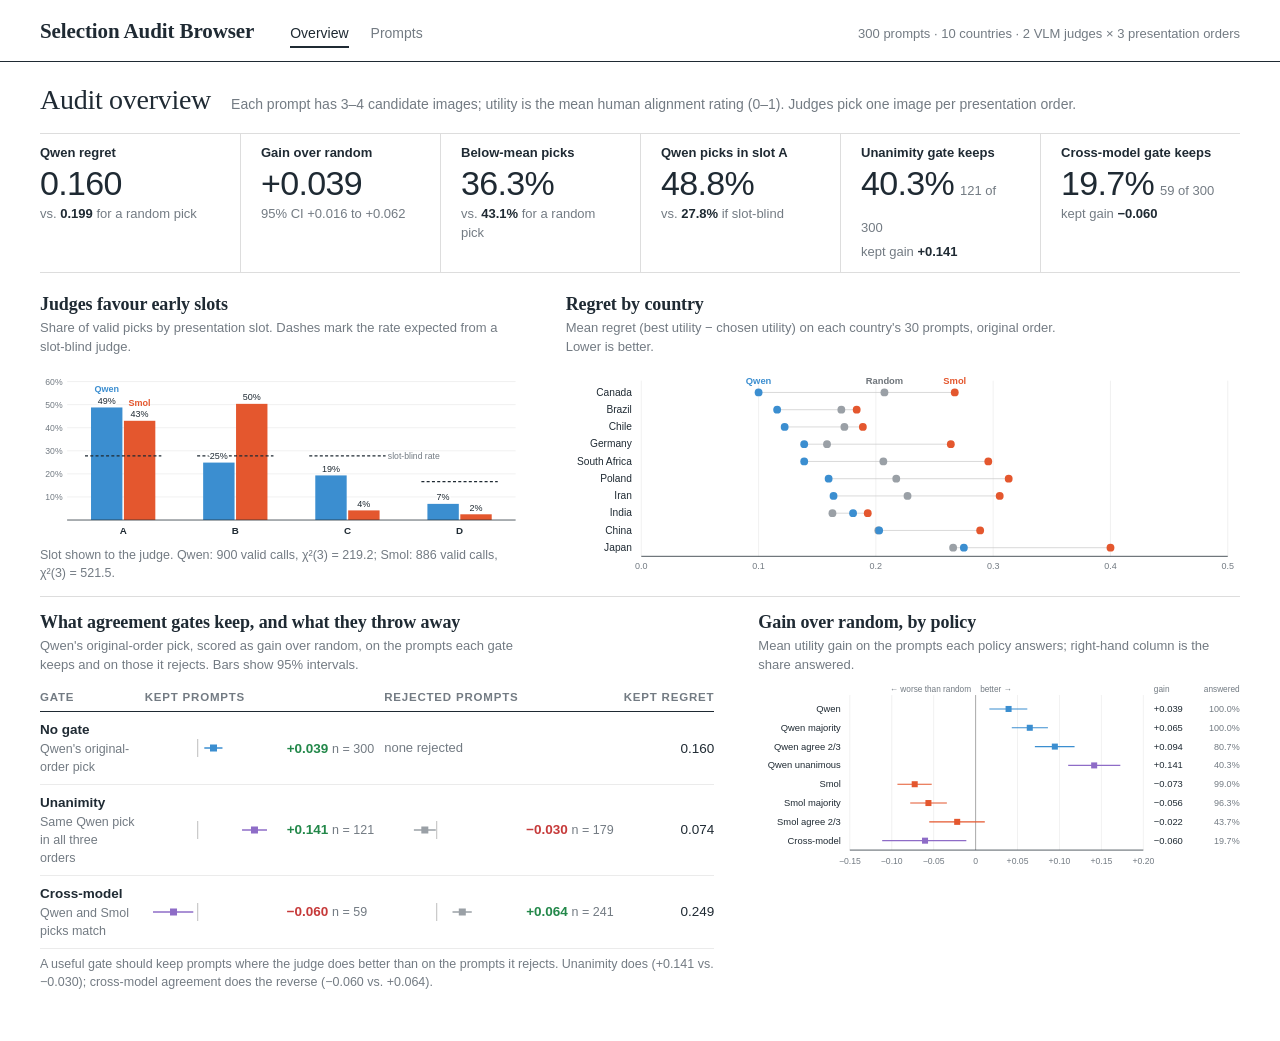
<file: tools/audit_browser/index.html>
<!doctype html>
<html lang="en">
<head>
<meta charset="utf-8">
<meta name="viewport" content="width=device-width, initial-scale=1">
<title>Selection Audit Browser</title>
<link rel="stylesheet" href="style.css">
</head>
<body>
<header class="masthead">
  <a class="wordmark" href="#overview">Selection Audit Browser</a>
  <nav class="nav">
    <a data-view="overview" href="#overview">Overview</a>
    <a data-view="explore" href="#explore">Prompts</a>
  </nav>
  <div class="masthead-note" id="mnote"></div>
</header>
<main id="app"></main>
<div id="overlay"></div>
<script src="data.js"></script>
<script src="app.js"></script>
</body>
</html>
</file>
<file: docs/static/style.css>
:root {
  --ink: #1a1a1a;
  --muted: #5f5f5f;
  --faint: #737373;
  --rule: #dddddd;
  --hair: #eeeeee;
  --link: #1f5fa8;
  --paper: #ffffff;
  --qwen: #3B8ED0;
  --smol: #E4572E;
  --off: #dedede;
  --serif: "Source Serif 4", "Source Serif Pro", Georgia, "Times New Roman", serif;
  --sans: "Inter", -apple-system, BlinkMacSystemFont, "Segoe UI", Helvetica, Arial, sans-serif;
  --mono: ui-monospace, SFMono-Regular, Menlo, Consolas, monospace;
  --ease: cubic-bezier(.65, 0, .35, 1);
  --nav-h: 48px;
}

* { box-sizing: border-box; }

html { -webkit-text-size-adjust: 100%; scroll-behavior: smooth; }

body {
  margin: 0;
  background: var(--paper);
  color: var(--ink);
  font-family: var(--sans);
  font-size: 16.5px;
  line-height: 1.65;
  -webkit-font-smoothing: antialiased;
  overflow-x: hidden;
}

a { color: var(--link); text-decoration: underline; text-decoration-thickness: 1px; text-underline-offset: 2px; }
a:hover { text-decoration-thickness: 2px; }

img { display: block; max-width: 100%; height: auto; }

button { font: inherit; color: inherit; }
:focus-visible { outline: 2px solid var(--link); outline-offset: 2px; }

.skip { position: absolute; left: -999px; top: 0; }
.skip:focus { left: 8px; top: 8px; z-index: 50; background: #fff; padding: 6px 10px; }

.masthead, main, footer, .topnav-inner {
  max-width: 960px;
  margin: 0 auto;
  padding: 0 24px;
}

section[id], header[id] { scroll-margin-top: calc(var(--nav-h) + 8px); }

/* ---------- Top nav ---------- */
.topnav {
  position: sticky;
  top: 0;
  z-index: 20;
  background: #fff;
  border-bottom: 1px solid var(--rule);
}
.topnav-inner {
  display: flex;
  align-items: center;
  gap: 28px;
  height: var(--nav-h);
}
.brand {
  font-family: var(--serif);
  font-weight: 600;
  font-size: 16px;
  color: var(--ink);
  text-decoration: none;
  flex: none;
}
.topnav-links {
  display: flex;
  gap: 22px;
  overflow-x: auto;
  scrollbar-width: none;
  height: 100%;
  align-items: stretch;
}
.topnav-links::-webkit-scrollbar { display: none; }
@media (max-width: 860px) { .topnav-links { -webkit-mask-image: linear-gradient(90deg, #000 88%, transparent); mask-image: linear-gradient(90deg, #000 88%, transparent); padding-right: 24px; } }
.topnav-links a {
  position: relative;
  display: flex;
  align-items: center;
  color: var(--muted);
  text-decoration: none;
  font-size: 13.5px;
  white-space: nowrap;
}
.topnav-links a::after {
  content: "";
  position: absolute;
  left: 0; right: 0; bottom: -1px;
  height: 2px;
  background: var(--ink);
  transform: scaleX(0);
  transition: transform .25s var(--ease);
}
.topnav-links a:hover { color: var(--ink); }
.topnav-links a.is-active { color: var(--ink); }
.topnav-links a.is-active::after { transform: scaleX(1); }

/* ---------- Masthead ---------- */
.masthead { padding-top: 56px; padding-bottom: 36px; }

h1 {
  font-family: var(--serif);
  font-weight: 600;
  font-size: 40px;
  line-height: 1.18;
  letter-spacing: -0.012em;
  margin: 0 0 22px;
  max-width: 860px;
}

.byline { margin: 0 0 26px; font-size: 16px; }
.byline .author { font-weight: 600; }
.byline .affil { color: var(--muted); }
.byline .affil::before { content: ""; display: inline-block; width: 1px; height: 0.95em; background: var(--rule); margin: 0 12px; vertical-align: -0.1em; }

.links { display: flex; flex-wrap: wrap; gap: 10px; }
.links a, .links .disabled {
  display: inline-block;
  padding: 7px 14px;
  border: 1px solid #c9c9c9;
  color: var(--ink);
  text-decoration: none;
  font-size: 14.5px;
  font-weight: 500;
  line-height: 1.3;
}
.links a:hover { border-color: var(--link); color: var(--link); }
.links .disabled { color: var(--faint); border-color: var(--rule); cursor: default; }
.links .note { font-weight: 400; font-size: 12.5px; margin-left: 4px; font-style: italic; }

/* ---------- Sections ---------- */
section { padding: 44px 0 8px; border-top: 1px solid var(--rule); }

h2 {
  font-family: var(--serif);
  font-weight: 600;
  font-size: 26px;
  line-height: 1.25;
  margin: 0 0 18px;
}

h3 {
  font-family: var(--serif);
  font-weight: 600;
  font-size: 19.5px;
  line-height: 1.3;
  margin: 0 0 8px;
}

p { margin: 0 0 18px; }

.sec-lead { max-width: 720px; color: #333; }

#abstract p { font-family: var(--serif); font-size: 18px; line-height: 1.68; hyphens: auto; }

h2.label {
  font-family: var(--sans);
  font-size: 13px;
  letter-spacing: 0.14em;
  text-transform: uppercase;
  color: var(--muted);
  font-weight: 500;
  margin: 4px 0 12px;
}

/* ---------- Segmented controls ---------- */
.demo-controls, .chart-controls { display: flex; flex-wrap: wrap; align-items: center; gap: 0; }
.seg {
  appearance: none;
  background: #fff;
  border: 1px solid #c9c9c9;
  margin-left: -1px;
  padding: 6px 13px;
  font-size: 13.5px;
  font-weight: 500;
  line-height: 1.3;
  color: var(--muted);
  cursor: pointer;
  transition: color .2s, background-color .2s, border-color .2s;
}
.seg:first-child { margin-left: 0; }
.seg:hover { color: var(--ink); }
.seg.is-on { background: var(--ink); border-color: var(--ink); color: #fff; position: relative; z-index: 1; }
.play {
  appearance: none;
  background: none;
  border: 0;
  margin-left: 14px;
  padding: 6px 2px;
  font-size: 13.5px;
  color: var(--link);
  cursor: pointer;
  text-decoration: underline;
  text-decoration-thickness: 1px;
  text-underline-offset: 2px;
}
.chart-controls { margin: 0 0 22px; }

/* ---------- Demo ---------- */
.demo-section { border-top: 0; padding-top: 8px; }
.demo-prompt { max-width: 760px; font-size: 16.5px; color: #333; }
.demo-prompt q { font-family: var(--serif); font-style: italic; font-size: 18px; color: var(--ink); quotes: "\201C" "\201D"; }

.demo {
  display: grid;
  grid-template-columns: minmax(0, 1fr) 300px;
  gap: 44px;
  align-items: start;
  margin: 26px 0 22px;
}
.demo-stage { --gap: 18px; min-width: 0; }
.slot-labels {
  display: grid;
  grid-template-columns: repeat(3, 1fr);
  gap: var(--gap);
  font-size: 12.5px;
  letter-spacing: 0.08em;
  text-transform: uppercase;
  color: var(--muted);
  font-weight: 500;
  margin-bottom: 10px;
}
.slot-labels .is-pick { color: var(--ink); font-weight: 600; }
.slot-labels em { font-style: normal; text-transform: none; letter-spacing: 0; font-weight: 400; color: var(--muted); margin-left: 6px; }

.slot-track {
  position: relative;
  display: grid;
  grid-template-columns: repeat(3, 1fr);
  gap: var(--gap);
}
.cand {
  grid-area: 1 / 1;
  margin: 0;
  transform: translateX(calc(var(--i) * (100% + var(--gap))));
  transition: transform .75s var(--ease), opacity .4s;
  will-change: transform;
}
.cand img { width: 100%; aspect-ratio: 1 / 1; object-fit: cover; background: #f2f2f2; }
.cand figcaption {
  display: flex;
  justify-content: space-between;
  gap: 8px;
  margin-top: 8px;
  font-size: 13px;
  color: var(--muted);
  font-variant-numeric: tabular-nums;
}
.cand .rt { color: var(--faint); }
.cand.is-picked figcaption { color: var(--ink); }
.cand.is-picked .rt { color: var(--ink); font-weight: 600; }
.cand { opacity: 0.6; }
.cand.is-picked, .demo.is-moving .cand { opacity: 1; }

.pick-frame {
  position: absolute;
  z-index: 2;
  left: -6px;
  top: -6px;
  width: calc((100% - 2 * var(--gap)) / 3 + 12px);
  aspect-ratio: 1 / 1;
  border: 2px solid var(--ink);
  pointer-events: none;
  transition: opacity .25s;
}
.demo.is-moving .pick-frame { opacity: 0.15; }

.demo-readout { padding-top: 26px; }
.big {
  font-family: var(--serif);
  font-weight: 600;
  font-size: 76px;
  line-height: 1;
  letter-spacing: -0.02em;
  font-variant-numeric: tabular-nums lining-nums;
}
.big-cap { font-size: 14px; color: var(--muted); margin: 10px 0 22px; line-height: 1.45; max-width: 220px; }

.scale { position: relative; height: 46px; margin: 0 0 26px; }
.scale-line { position: absolute; left: 0; right: 0; top: 18px; height: 1px; background: var(--ink); }
.scale-tick { position: absolute; top: 13px; width: 1px; height: 11px; background: var(--faint); }
.scale-mean { position: absolute; top: 8px; height: 21px; border-left: 1px dashed var(--muted); }
.scale-mean span { position: absolute; top: 24px; left: 0; transform: translateX(-50%); font-size: 11.5px; color: var(--muted); white-space: nowrap; }
.scale-dot {
  position: absolute; top: 12px; width: 13px; height: 13px; margin-left: -6.5px;
  border-radius: 50%; background: var(--ink);
  transition: left .5s var(--ease);
}
.scale-end { position: absolute; top: 24px; font-size: 11.5px; color: var(--faint); }
.scale-end.l { left: 0; } .scale-end.r { right: 0; }

.demo-note { max-width: 760px; color: #333; }
.demo-note b { font-weight: 600; }

/* ---------- Findings row ---------- */
.js .reveal { opacity: 0; transform: translateY(14px); transition: opacity .6s ease, transform .6s var(--ease); }
.js .reveal.in { opacity: 1; transform: none; }
.js .frow .reveal:nth-child(2) { transition-delay: .1s; }
.js .frow .reveal:nth-child(3) { transition-delay: .2s; }

.findings { padding-top: 34px; }
.findings h2.label { margin-bottom: 18px; }
.frow { list-style: none; margin: 0 0 30px; padding: 0; display: grid; grid-template-columns: repeat(3, minmax(0, 1fr)); border-top: 1px solid var(--ink); }
.frow li { padding: 18px 26px 6px 0; display: flex; flex-direction: column; }
.frow li > a { margin-top: auto; align-self: flex-start; }
.frow li + li { padding-left: 26px; border-left: 1px solid var(--rule); }
.frow .fk { font-family: var(--serif); font-size: 44px; font-weight: 600; line-height: 1; letter-spacing: -0.015em; margin: 0 0 14px; font-variant-numeric: tabular-nums lining-nums; }
.frow h3 { font-size: 18px; margin: 0 0 6px; }
.frow p { font-size: 14.5px; line-height: 1.55; color: #333; margin: 0 0 10px; }
.frow a { font-size: 13.5px; }

/* ---------- Method: scrollytelling ---------- */
.scrolly {
  --sq: #3B8ED0; --ss: #E4572E; --good: #2EAD5B; --bad: #E04848; --agree: #8E6CC7;
  --fly: cubic-bezier(.22, 1, .36, 1);
  --snap: cubic-bezier(.34, 1.5, .64, 1);
  position: relative;
  width: min(1180px, calc(100vw - 48px));
  margin: 18px 0 18px calc(50% - min(590px, 50vw - 24px));
  display: grid;
  grid-template-columns: minmax(0, 1.95fr) minmax(0, 1fr);
  gap: 44px;
}
.st-sticky {
  position: sticky;
  top: calc(var(--nav-h) + 14px);
  align-self: start;
  height: min(720px, calc(100vh - var(--nav-h) - 28px));
  display: flex;
  flex-direction: column;
  border-top: 1px solid var(--ink);
  border-bottom: 1px solid var(--rule);
  background: var(--paper);
}
.st-stage { position: relative; flex: 1; min-height: 0; overflow: hidden; }
.st-stage > *, .st-cells > * {
  position: absolute; left: 0; top: 0;
  transform-origin: 0 0;
  opacity: 0;
  transition: transform .9s var(--fly), opacity .45s ease, width .9s var(--fly), height .9s var(--fly), background-color .45s ease, border-color .45s ease;
}
.st-stage > .st-cells { position: absolute; inset: 0; opacity: 1; transition: none; }
.st-stage.instant *, .st-stage.instant { transition: none !important; }
.st-cell { background: #dadada; transition-duration: .8s, .4s, .8s, .8s, .45s; }
.st-cell.alt { background: #e9e9e9; }
.ex-on .st-cell.ex { background: var(--ink); outline: 1px solid var(--ink); outline-offset: 2px; }
.mini .st-cell { background: #e4e4e4; }
.mini .st-cell.kept { background: var(--agree); }
.mini .st-cell.ex { background: var(--ink); }

.st-cap, .st-colh, .st-ccap { font: 500 11px/1.2 var(--sans); letter-spacing: .08em; text-transform: uppercase; color: var(--muted); white-space: nowrap; }
.st-lab { font: 400 11px/14px var(--sans); color: var(--muted); text-align: right; white-space: nowrap; overflow: hidden; }
.st-lab .ln { display: none; }
.narrow .st-lab .lw { display: none; }
.narrow .st-lab .ln { display: inline; font-size: 9px; letter-spacing: .02em; }
.st-lead { background: var(--ink); width: 1px; }
.st-prompt { text-align: center; }
.st-meta { display: block; font: 500 11px/1.4 var(--sans); letter-spacing: .08em; text-transform: uppercase; color: var(--muted); margin-bottom: 4px; }
.st-prompt q { font: italic 400 18px/1.35 var(--serif); color: var(--ink); quotes: "\201C" "\201D"; }
.st-gen { font: 400 12px/1.3 var(--sans); color: var(--muted); text-align: center; white-space: nowrap; }

.st-im { z-index: 2; overflow: hidden; background: #f0f0f0; }
.st-im.clone { z-index: 1; }
.st-im img { width: 100%; height: 100%; object-fit: cover; }
.st-tag { position: absolute; left: 0; top: 0; padding: 1px 5px; background: rgba(255,255,255,.92); font: 600 10.5px/1.5 var(--sans); color: var(--ink); transition: opacity .4s; }
.s0 .st-tag, .s1 .st-tag { opacity: 0; }
.st-rt {
  position: absolute; left: 0; bottom: 0; padding: 2px 7px 1px; background: var(--paper);
  font: 600 14px/1.35 var(--sans); font-variant-numeric: tabular-nums;
  opacity: 0; transform: translateY(-16px);
  transition: opacity .35s ease, transform .55s var(--snap);
}
.rated .st-rt { opacity: 1; transform: none; }
.st-rt.good { color: #1f8a45; } .st-rt.bad { color: var(--bad); } .st-rt.mid { color: var(--ink); }

.st-colh { text-align: center; }
.st-rowl { font: 600 12.5px/18px var(--sans); color: var(--ink); white-space: nowrap; }

.st-fr { z-index: 3; border: 2.5px solid var(--sq); transform-origin: 50% 50%; pointer-events: none;
  transition: transform .5s var(--snap), opacity .3s ease, width .9s var(--fly), height .9s var(--fly), border-color .45s; }
.st-fr span { position: absolute; right: 0; bottom: 0; padding: 0 5px 1px; font: 600 10.5px/1.5 var(--sans); color: #fff; background: var(--sq); transition: background-color .45s; }
.st-fr.s { border-color: var(--ss); border-style: dashed; }
.st-fr.s span { background: var(--ss); bottom: auto; top: 0; }
.st-fr.dim { border-color: #9a9a9a; }
.st-fr.dim span { background: #9a9a9a; }

.st-legend p { margin: 0 0 10px; padding-left: 20px; text-indent: -20px; font-size: 13.5px; line-height: 1.45; color: #333; }
.st-legend .sw { display: inline-block; width: 12px; height: 12px; margin-right: 8px; vertical-align: -1px; border: 2.5px solid var(--sq); }
.st-legend .sw.s { border-color: var(--ss); border-style: dashed; }
.st-legend b { font-weight: 600; }
.c-q { color: #2a76b6; } .c-s { color: #c4441f; }
.st-mute { color: var(--faint); }

.st-th { z-index: 3; overflow: hidden; background: #f0f0f0; outline: 1px solid var(--ink); outline-offset: 2px; }
.st-th img { width: 100%; height: 100%; object-fit: cover; }
.st-ne { font: 400 22px/20px var(--serif); color: var(--muted); text-align: center; }
.st-stamp {
  z-index: 4; transform-origin: 50% 50%;
  padding: 5px 11px 4px; border: 2px solid currentColor; color: #b54646; background: rgba(255,255,255,.92);
  font: 700 13px/1.2 var(--sans); letter-spacing: .2em; text-transform: uppercase; white-space: nowrap;
  transition: transform .45s var(--snap), opacity .25s ease;
}
.st-note { margin: 0; font-size: 13.5px; line-height: 1.5; color: #333; }
.st-ctr-n { display: block; font-size: 13.5px; color: #333; font-variant-numeric: tabular-nums; }
.st-ctr-n b { font: 600 26px/1 var(--serif); color: var(--ink); margin-right: 2px; }
.st-ctr-k { display: block; margin-top: 4px; font-size: 11.5px; color: var(--muted); white-space: nowrap; }
.st-ctr-k i { display: inline-block; width: 8px; height: 8px; margin: 0 5px 0 0; vertical-align: 0; }
.st-ctr-k i.kp { background: var(--agree); }
.st-ctr-k i.me { background: var(--ink); margin-left: 12px; }

.st-rbox { z-index: 3; padding: 10px 12px; border: 1.5px dashed var(--muted); background: var(--paper); }
.st-rbox b { display: block; font-size: 14px; font-weight: 600; line-height: 1.35; }
.st-rbox span { display: block; font-size: 12.5px; line-height: 1.45; color: #333; }
.st-rbox .st-mute { color: var(--faint); }
.st-stage > .st-ln { width: 100%; height: 100%; overflow: visible; pointer-events: none; z-index: 2; transition: opacity .3s; }
.st-ln.on { opacity: 1; }
.st-lp { fill: none; stroke: var(--muted); stroke-width: 1.3; stroke-dasharray: 5 4; }
.st-ln marker path { fill: var(--muted); }
.st-lm { transition: stroke-dashoffset 1s var(--fly); }

.st-axis { height: 1px; background: var(--ink); }
.st-dot { width: 13px; height: 13px; margin: -6px 0 0 -6.5px; border-radius: 50%; background: var(--sq); z-index: 3; border: 2px solid var(--paper); box-sizing: content-box; margin: -8px 0 0 -8.5px;
  transition: transform 1.1s var(--fly), opacity .3s ease; }
.st-br { height: 7px; border: 1px solid var(--ink); border-top: 0; }
.st-br.zero { border: 0; }
.st-brl { font: 400 11.5px/1.3 var(--sans); color: var(--muted); white-space: nowrap; padding: 0 4px; background: var(--paper); z-index: 2; }
.st-v { width: 0; border-left: 1px dashed var(--muted); }
.st-v.best { border-left: 1.5px solid var(--good); }
.st-vl { font: 500 11px/1.3 var(--sans); white-space: nowrap; color: var(--muted); }
.st-vl.best { color: #1f8a45; font-weight: 600; }
.st-end { font: 400 10.5px/1 var(--sans); color: var(--faint); }
.st-take { margin: 0; font: 400 18px/1.4 var(--serif); color: var(--ink); }

.st-bar { flex: none; display: flex; align-items: center; gap: 10px; height: 46px; border-top: 1px solid var(--hair); }
.st-btn {
  appearance: none; background: var(--paper); border: 1px solid #c9c9c9; padding: 4px 11px;
  font-size: 13px; font-weight: 500; line-height: 1.3; color: var(--ink); cursor: pointer;
}
.st-btn:hover { border-color: var(--ink); }
.st-count { font-size: 12.5px; font-weight: 600; letter-spacing: .06em; text-transform: uppercase; color: var(--muted); font-variant-numeric: tabular-nums; min-width: 84px; text-align: center; }
.st-all {
  appearance: none; background: none; border: 0; padding: 4px 0; margin-left: auto; cursor: pointer;
  font-size: 13px; color: var(--link); text-decoration: underline; text-decoration-thickness: 1px; text-underline-offset: 2px;
}
.st-all-top { display: none; grid-column: 1 / -1; justify-self: start; margin: 0 0 8px; }

.st-steps { list-style: none; margin: 0; padding: 0; }
.st-step { min-height: 78vh; display: flex; align-items: center; }
.st-step:first-child { min-height: 64vh; align-items: flex-start; padding-top: 18vh; }
.st-step:last-child { min-height: 92vh; }
.st-card { padding: 4px 0 4px 18px; border-left: 2px solid var(--hair); transition: border-color .4s, opacity .4s; opacity: .35; }
.st-step.is-active .st-card { border-left-color: var(--ink); opacity: 1; }
.st-k { margin: 0 0 6px; font-size: 12px; font-weight: 600; letter-spacing: .08em; text-transform: uppercase; color: var(--muted); }
.st-card h3 { font-size: 22px; line-height: 1.25; margin: 0 0 10px; }
.st-card p:last-child { margin: 0; font-size: 16px; line-height: 1.6; color: #333; }
.st-static { display: none; }

.st-full { font-size: 13.5px; color: var(--muted); margin: 6px 0 32px; }

/* No JS: plain numbered text */
html:not(.js) .scrolly { display: block; width: auto; margin: 0; }
html:not(.js) .st-sticky { display: none; }
html:not(.js) .st-step, html:not(.js) .st-step:first-child, html:not(.js) .st-step:last-child { min-height: 0; padding: 0 0 20px; }
html:not(.js) .st-card { opacity: 1; }

/* Show all: every step drawn in its final state */
.scrolly.is-static { display: block; width: auto; margin: 18px 0; }
.is-static .st-sticky { display: none; }
.is-static .st-all-top { display: inline-block; }
.is-static .st-step, .is-static .st-step:first-child, .is-static .st-step:last-child { display: block; min-height: 0; padding: 0 0 40px; }
.is-static .st-card { opacity: 1; border-left-color: var(--ink); max-width: 720px; }
.is-static .st-static { display: block; flex: none; height: 520px; max-width: 820px; margin-top: 16px; border-top: 1px solid var(--rule); border-bottom: 1px solid var(--rule); }

@media (max-width: 860px) {
  .scrolly { display: block; width: auto; margin: 14px 0; }
  .st-sticky { top: var(--nav-h); height: 58vh; height: 58svh; z-index: 4; border-top: 0; }
  .st-bar { height: 40px; gap: 8px; }
  .st-steps { position: relative; z-index: 3; }
  .st-step, .st-step:first-child, .st-step:last-child { display: block; min-height: 0; padding: 0 0 26vh; }
  .st-step:first-child { padding-top: 6vh; }
  .st-step:last-child { padding-bottom: 34vh; }
  .st-card { opacity: 1; background: var(--paper); border: 0; border-left: 2px solid var(--rule); padding: 2px 0 2px 14px; }
  .st-step.is-active .st-card { border-left-color: var(--ink); }
  .st-card h3 { font-size: 18.5px; margin-bottom: 6px; }
  .st-card p:last-child { font-size: 15px; line-height: 1.5; }
  .st-prompt q { font-size: 15px; }
  .st-take { font-size: 14.5px; }
  .st-rowl { font-size: 11.5px; }
  .st-legend p { font-size: 12.5px; margin-bottom: 3px; }
  .st-legend br { display: none; }
  .st-legend b::after { content: " "; }
  .st-rt { font-size: 12px; padding: 1px 5px; }
  .st-stamp { font-size: 11.5px; padding: 4px 8px 3px; }
  .st-ctr-n b { font-size: 21px; }
  .st-ctr-k i.me { margin-left: 8px; }
  .is-static .st-static { height: 490px; }
}
@media (max-width: 600px) {
  .st-btn { padding: 4px 8px; }
  .st-count { min-width: 0; font-size: 11.5px; }
  .st-all { font-size: 12.5px; }
}

/* ---------- Charts ---------- */
.chart-fig { margin: 0 0 36px; }
.chart { width: 100%; max-width: 760px; }
.chart svg { display: block; width: 100%; height: auto; overflow: visible; }
.chart .ax { stroke: var(--ink); stroke-width: 1; }
.chart .grid { stroke: var(--hair); stroke-width: 1; }
.chart .tick { font: 400 11.5px var(--sans); fill: var(--faint); font-variant-numeric: tabular-nums; }
.chart .xl { font: 500 13px var(--sans); fill: var(--ink); text-anchor: middle; }
.chart .xs { font: 400 11.5px var(--sans); fill: var(--muted); text-anchor: middle; }
.chart .val { font: 600 12px var(--sans); text-anchor: middle; paint-order: stroke; stroke: #fff; stroke-width: 4px; stroke-linejoin: round; font-variant-numeric: tabular-nums; transition: opacity .4s .5s; }
.chart.is-narrow .val { font-size: 10.5px; stroke-width: 3px; }
.chart.is-narrow .xl { font-size: 12px; }
.chart .uni { stroke: var(--ink); stroke-width: 1.5; stroke-dasharray: 4 3; transition: opacity .4s .4s; }
.chart .leg { font: 500 12.5px var(--sans); }
.chart .bar {
  transform-box: fill-box;
  transform-origin: 50% 100%;
  transform: scaleY(0);
  transition: transform .8s var(--ease);
}
.chart.in .bar { transform: scaleY(1); }
.chart .val, .chart .uni { opacity: 0; }
.chart.in .val, .chart.in .uni { opacity: 1; }
.chart .q { fill: var(--qwen); } .chart .s { fill: var(--smol); } .chart .v { fill: var(--qwen); }
.chart .qt { fill: var(--qwen); } .chart .st { fill: var(--smol); }
.chart-note { font-size: 12.5px; color: var(--faint); }

/* ---------- Scale small multiples ---------- */
.sm-fig { margin: 8px 0 26px; }
.sm { display: grid; grid-template-columns: repeat(3, minmax(0, 1fr)); gap: 0; border-top: 1px solid var(--ink); }
.smp { padding: 14px 24px 4px 0; min-width: 0; }
.smp + .smp { padding-left: 24px; border-left: 1px solid var(--rule); }
.smp-h { margin: 0 0 14px; line-height: 1.2; }
.smp-h b { display: block; font: 600 30px/1 var(--serif); letter-spacing: -0.01em; }
.smp-h span { display: block; margin-top: 5px; font-size: 12.5px; color: var(--muted); }
.smp-k { margin: 0 0 6px; font-size: 11.5px; font-weight: 600; letter-spacing: .07em; text-transform: uppercase; color: var(--muted); }
.smp-sub { margin: 4px 0 18px; font-size: 12.5px; line-height: 1.45; color: var(--muted); }
.smf { display: grid; grid-template-columns: minmax(0, 1fr) 50px; align-items: center; gap: 10px; }
.smf-track { position: relative; height: 18px; background: #f3f3f3; }
.smf-bar { position: absolute; left: 0; top: 0; bottom: 0; background: var(--qwen); transform-origin: 0 50%; }
.smf-uni { position: absolute; top: -4px; bottom: -4px; border-left: 1.5px dashed var(--ink); }
.smf-val { font: 600 17px/1 var(--serif); text-align: right; font-variant-numeric: tabular-nums; }
.smg { position: relative; padding: 16px 0 22px; }
.smg-axis { position: absolute; left: 0; right: 56px; top: 0; bottom: 0; pointer-events: none; }
.smg-axis .gl, .smg-axis .zl, .smg-axis .clip { position: absolute; top: 14px; bottom: 18px; width: 1px; }
.smg-axis .gl { background: var(--hair); }
.smg-axis .zl { background: var(--ink); }
.smg-axis .clip { width: 0; border-left: 1.5px dashed #8a8a8a; }
.smg-axis .tl { position: absolute; bottom: 0; transform: translateX(-50%); font-size: 11px; color: var(--faint); white-space: nowrap; font-variant-numeric: tabular-nums; }
.smg-axis .tl.z { color: var(--ink); }
.smg-axis .clip-l { position: absolute; top: 0; transform: translateX(-50%); font-size: 11px; color: var(--muted); white-space: nowrap; }
.smg-row { position: relative; display: grid; grid-template-columns: minmax(0, 1fr) 56px; grid-template-rows: auto 22px; align-items: center; margin-bottom: 4px; }
.smg-lab { grid-column: 1 / -1; justify-self: start; font-size: 12px; line-height: 1.3; color: #333; white-space: nowrap; padding: 0 6px 0 0; background: var(--paper); position: relative; z-index: 1; }
.smg-lab i { font-style: normal; color: var(--faint); margin-left: 3px; font-variant-numeric: tabular-nums; }
.smg-track { position: relative; height: 100%; }
.smg-bar { position: absolute; top: 50%; margin-top: -6px; height: 12px; background: var(--ink); }
.smg-row.a .smg-bar { background: var(--qwen); }
.smg-row.r .smg-bar { background: #9b9b9b; }
.smg-ci { position: absolute; top: 50%; margin-top: -.75px; height: 1.5px; background: var(--ink); }
.smg-ci::before, .smg-ci::after { content: ""; position: absolute; top: -4px; width: 1.5px; height: 9.5px; background: var(--ink); }
.smg-ci::before { left: 0; } .smg-ci::after { right: 0; }
.smg-val { font: 600 15px/1 var(--serif); text-align: right; font-variant-numeric: tabular-nums; }
.take { max-width: 760px; font: 400 19px/1.5 var(--serif); color: var(--ink); margin: 0 0 30px; padding-left: 16px; border-left: 2px solid var(--ink); }
.cult-note { max-width: 760px; font-size: 14.5px; line-height: 1.6; color: #333; margin: -18px 0 40px; }

.js .sm .smf-bar, .js .sm .smg-bar { transform: scaleX(0); transition: transform .8s var(--ease); }
.js .sm .smf-bar { transition-delay: calc(var(--p) * 220ms); }
.js .sm .smg-bar { transition-delay: calc(var(--p) * 220ms + 350ms + var(--r) * 110ms); }
.js .sm .smg-ci, .js .sm .smf-uni, .js .sm .smf-val, .js .sm .smg-val, .js .sm .smp-sub { opacity: 0; transition: opacity .45s ease; }
.js .sm .smf-uni { transition-delay: calc(var(--p) * 220ms + 500ms); }
.js .sm .smf-val, .js .sm .smp-sub { transition-delay: calc(var(--p) * 220ms + 600ms); }
.js .sm .smg-ci, .js .sm .smg-val { transition-delay: calc(var(--p) * 220ms + 900ms + var(--r) * 110ms); }
.js .sm.in .smf-bar, .js .sm.in .smg-bar { transform: none; }
.js .sm.in .smg-ci, .js .sm.in .smf-uni, .js .sm.in .smf-val, .js .sm.in .smg-val, .js .sm.in .smp-sub { opacity: 1; }
@media (max-width: 860px) {
  .sm { grid-template-columns: 1fr; }
  .smp, .smp + .smp { padding: 14px 0 6px; border-left: 0; }
  .smp + .smp { border-top: 1px solid var(--rule); }
  .smp-h { display: flex; align-items: baseline; gap: 10px; }
  .smp-h b { font-size: 24px; }
  .smp-h span { margin: 0; }
  .take { font-size: 17px; }
}

/* ---------- Gates ---------- */
.gate {
  display: grid;
  grid-template-columns: minmax(0, 1fr) minmax(0, 1fr);
  gap: 48px;
  align-items: start;
  margin-bottom: 30px;
}
.gate-count { font-size: 15px; margin: 0 0 12px; font-variant-numeric: tabular-nums; color: #333; }
.gate-count b { font-family: var(--serif); font-size: 22px; font-weight: 600; color: var(--ink); }
.dotgrid { display: grid; grid-template-columns: 84px repeat(30, minmax(0, 1fr)); gap: 4px 3px; align-items: center; }
.dotgrid .cn { font-size: 11.5px; color: var(--muted); line-height: 1; white-space: nowrap; overflow: hidden; text-overflow: ellipsis; padding-right: 6px; }
.dot {
  aspect-ratio: 1 / 1;
  border-radius: 50%;
  background: var(--off);
  transition: background-color .45s ease;
}
.dot.on { background: var(--ink); }
.dot-key { font-size: 12.5px; color: var(--muted); margin: 12px 0 0; }
.dot-key .k { display: inline-block; width: 9px; height: 9px; border-radius: 50%; margin: 0 6px 0 0; vertical-align: -0.02em; }
.dot-key .k.kept { background: var(--ink); } .dot-key .k.rej { background: var(--off); margin-left: 14px; }

.gate-axis-title { font-size: 13px; color: var(--muted); margin: 6px 0 16px; }
.gbars { position: relative; padding-bottom: 30px; }
.grow { display: grid; grid-template-columns: 84px minmax(0, 1fr) 58px; align-items: center; gap: 12px; height: 52px; }
.glab { font-size: 14px; font-weight: 500; }
.glab .gn { display: block; color: var(--faint); font-weight: 400; font-size: 12.5px; line-height: 1.2; font-variant-numeric: tabular-nums; }
.gtrack { position: relative; height: 100%; }
.gbar {
  position: absolute; top: 50%; height: 16px; margin-top: -8px;
  background: var(--ink);
  transition: left .6s var(--ease), width .6s var(--ease), background-color .3s;
}
.grow[data-row="rejected"] .gbar { background: #9b9b9b; }
.gci {
  position: absolute; top: 50%; height: 1.5px; margin-top: -.75px; background: var(--ink);
  transition: left .6s var(--ease), width .6s var(--ease), opacity .3s;
}
.gci::before, .gci::after { content: ""; position: absolute; top: -5px; width: 1.5px; height: 11px; background: var(--ink); }
.gci::before { left: 0; } .gci::after { right: 0; }
.gval { font-family: var(--serif); font-size: 17px; font-weight: 600; text-align: right; font-variant-numeric: tabular-nums; }
.grow.is-empty .gbar, .grow.is-empty .gci { opacity: 0; }
.grow.is-empty .gval { color: var(--faint); font-family: var(--sans); font-size: 12.5px; font-weight: 400; }
.gaxis { position: absolute; left: 96px; right: 70px; top: 0; bottom: 0; pointer-events: none; }
.gaxis .zero { position: absolute; top: 0; bottom: 22px; width: 1px; background: var(--ink); }
.gaxis .gl { position: absolute; top: 0; bottom: 22px; width: 1px; background: var(--hair); }
.gaxis .tl { position: absolute; bottom: 2px; transform: translateX(-50%); font-size: 11.5px; color: var(--faint); font-variant-numeric: tabular-nums; white-space: nowrap; }
.gaxis .tl.z { color: var(--ink); }
.gbars .grow { position: relative; z-index: 1; }
.gate-text { font-size: 14.5px; color: #333; margin-top: 16px; min-height: 4.6em; }

/* ---------- Figures ---------- */
figure { margin: 0 0 36px; }
figure.wide { margin: 8px 0 40px; }
figcaption { margin-top: 12px; font-size: 13.5px; line-height: 1.55; color: var(--muted); }
figcaption b { color: var(--ink); font-weight: 600; }
figure a { display: block; }
.shot img { border: 1px solid var(--rule); }
figure.narrow img { max-width: min(100%, 760px); margin: 0 auto; }

.pair { display: grid; grid-template-columns: 1fr 1fr; gap: 40px; align-items: start; margin-bottom: 8px; }
.pair > * { min-width: 0; }

/* ---------- Table ---------- */
.table-wrap { overflow-x: auto; }
.results-table { max-width: 760px; margin: 0 0 40px; }
figure.cult img { max-width: min(100%, 540px); margin: 0; }
figure.cult figcaption { max-width: 760px; }
table {
  width: 100%;
  border-collapse: collapse;
  font-size: 14px;
  font-variant-numeric: tabular-nums;
  border-top: 1.5px solid var(--ink);
  border-bottom: 1.5px solid var(--ink);
}
caption { caption-side: top; text-align: left; font-size: 13.5px; color: var(--muted); padding-bottom: 10px; line-height: 1.5; }
caption b { color: var(--ink); font-weight: 600; }
th, td { padding: 6px 6px; text-align: left; white-space: nowrap; }
th { font-weight: 600; border-bottom: 1px solid var(--ink); }
td.r, th.r { text-align: right; }
tbody tr + tr td { border-top: 1px solid var(--hair); }
tr.sub td { color: var(--muted); }
tr.sub td:first-child { padding-left: 20px; font-style: italic; }
.ci { color: var(--faint); font-size: 12.5px; margin-left: 4px; }
.tnote { font-size: 12.5px; color: var(--faint); margin-top: 10px; line-height: 1.5; }

/* ---------- BibTeX ---------- */
.bib { position: relative; }
.copy {
  position: absolute; top: 10px; right: 10px;
  appearance: none; background: #fff; border: 1px solid #c9c9c9;
  padding: 3px 10px; font-size: 12.5px; cursor: pointer; color: var(--muted);
}
.copy:hover { color: var(--ink); border-color: var(--ink); }
pre {
  margin: 0 0 32px;
  padding: 18px 20px;
  background: #f7f7f5;
  border: 1px solid var(--rule);
  overflow-x: auto;
  font-family: var(--mono);
  font-size: 13.5px;
  line-height: 1.6;
}

footer { padding-bottom: 56px; }
footer p { margin: 0; padding-top: 28px; border-top: 1px solid var(--rule); color: var(--faint); font-size: 13.5px; }
footer a { color: var(--muted); }

/* ---------- Responsive ---------- */
@media (max-width: 860px) {
  .demo { grid-template-columns: 1fr; gap: 18px; }
  .demo-readout { padding-top: 6px; display: grid; grid-template-columns: auto 1fr; column-gap: 20px; align-items: end; }
  .demo-readout .big { grid-column: 1; }
  .demo-readout .big-cap { grid-column: 2; margin: 0 0 4px; }
  .demo-readout .scale { grid-column: 1 / -1; margin: 18px 0 22px; }
  .demo-readout .demo-controls { grid-column: 1 / -1; }
  .frow { grid-template-columns: 1fr; }
  .frow li, .frow li + li { padding: 16px 0 4px; border-left: 0; }
  .frow li + li { border-top: 1px solid var(--rule); }
  .frow .fk { font-size: 36px; margin-bottom: 10px; }
  .gate { grid-template-columns: 1fr; gap: 28px; }
  .pair { grid-template-columns: 1fr; gap: 8px; }
}

@media (max-width: 600px) {
  body { font-size: 16px; }
  .masthead, main, footer, .topnav-inner { padding: 0 16px; }
  .topnav-inner { gap: 18px; }
  .topnav-links { gap: 18px; }
  .masthead { padding-top: 34px; padding-bottom: 28px; }
  footer { padding-bottom: 40px; }
  h1 { font-size: 28px; }
  h2 { font-size: 23px; }
  .links a, .links .disabled { padding: 6px 11px; font-size: 14px; }
  .demo-stage { --gap: 10px; }
  .slot-labels { font-size: 11px; letter-spacing: 0.05em; }
  .slot-labels em { display: block; margin: 1px 0 0; }
  .cand figcaption { flex-direction: column; gap: 0; font-size: 12px; line-height: 1.4; }
  .pick-frame { left: -4px; top: -4px; width: calc((100% - 2 * var(--gap)) / 3 + 8px); }
  .big { font-size: 60px; }
  #abstract p { font-size: 17px; }
  .byline .affil { display: block; }
  .byline .affil::before { display: none; }
  .seg { padding: 6px 10px; font-size: 13px; }
  .seg .long { display: none; }
  .dotgrid { grid-template-columns: 62px repeat(30, minmax(0, 1fr)); gap: 3px 2px; }
  .dotgrid .cn { font-size: 10.5px; }
  .grow { grid-template-columns: 78px minmax(0, 1fr) 52px; gap: 8px; }
  .glab { font-size: 13px; }
  .gaxis { left: 86px; right: 60px; }
  .gval { font-size: 15.5px; }
  th, td { white-space: normal; }
  .ci { display: block; margin-left: 0; }
}

@media (prefers-reduced-motion: reduce) {
  html { scroll-behavior: auto; }
  *, *::before, *::after { transition-duration: 0s !important; transition-delay: 0s !important; animation: none !important; }
  .js .reveal { opacity: 1; transform: none; }
}
</file>
<file: tools/audit_browser/style.css>
:root {
  --qwen: #3B8ED0;
  --smol: #E4572E;
  --random: #9AA0A6;
  --good: #2EAD5B;
  --bad: #E04848;
  --agree: #8E6CC7;
  --ink: #1F2A33;
  --ink-2: #4B555E;
  --ink-3: #737B83;
  --rule: #DDDDDD;
  --rule-2: #EBEBEB;
  --paper: #FFFFFF;
  --tint: #F6F6F4;
  --serif: Georgia, "Source Serif Pro", "Source Serif 4", "Times New Roman", serif;
  --sans: -apple-system, BlinkMacSystemFont, "Helvetica Neue", Helvetica, Arial, sans-serif;
  --mono: ui-monospace, Menlo, Consolas, monospace;
}
* { box-sizing: border-box; }
html, body { margin: 0; padding: 0; }
body {
  background: var(--paper); color: var(--ink);
  font-family: var(--sans); font-size: 14.5px; line-height: 1.45;
  -webkit-font-smoothing: antialiased;
}
button, input, select { font: inherit; color: inherit; }
.num, table, svg text { font-variant-numeric: tabular-nums; }
a { color: inherit; }
.muted { color: var(--ink-3); }
.q { color: var(--qwen); } .s { color: var(--smol); }
.good { color: #23884A; } .bad { color: #C63A3A; } .agree { color: #7556AE; }

/* ---------- masthead ---------- */
.masthead {
  position: sticky; top: 0; z-index: 30; background: var(--paper);
  display: flex; align-items: baseline; gap: 36px;
  padding: 16px 40px 13px; border-bottom: 1px solid var(--ink);
}
.wordmark { font-family: var(--serif); font-size: 21px; font-weight: 700; letter-spacing: -.005em; text-decoration: none; }
.nav { display: flex; gap: 22px; }
.nav a { text-decoration: none; font-size: 14px; color: var(--ink-3); padding-bottom: 3px; border-bottom: 2px solid transparent; }
.nav a.active { color: var(--ink); border-bottom-color: var(--ink); }
.masthead-note { margin-left: auto; font-size: 13px; color: var(--ink-3); }

/* ---------- page ---------- */
.page { padding: 18px 40px 36px; max-width: 1600px; margin: 0 auto; }
.lede { display: flex; align-items: baseline; gap: 20px; margin-bottom: 12px; }
.lede h1 { font-family: var(--serif); font-weight: 400; font-size: 28px; margin: 0; letter-spacing: -.01em; }
.lede p { margin: 0; color: var(--ink-3); font-size: 14px; }
.label { font-size: 11.5px; letter-spacing: .08em; text-transform: uppercase; color: var(--ink-3); font-weight: 600; }

/* headline numerals */
.figures { display: grid; grid-template-columns: repeat(6, 1fr); border-top: 1px solid var(--rule); border-bottom: 1px solid var(--rule); margin-bottom: 18px; }
.figure { padding: 10px 20px 11px; border-left: 1px solid var(--rule); }
.figure:first-child { border-left: 0; padding-left: 0; }
.figure .n { font-size: 34px; font-weight: 400; line-height: 1.1; letter-spacing: -.02em; }
.figure .n small { font-family: var(--sans); font-size: 13px; color: var(--ink-3); margin-left: 6px; letter-spacing: 0; }
.figure .cap { font-size: 13px; color: var(--ink-3); margin-top: 3px; }
.figure .cap b { color: var(--ink); font-weight: 600; }
.figure .what { font-size: 13px; font-weight: 600; color: var(--ink); margin-bottom: 2px; }

/* sections */
.cols { display: grid; gap: 44px; margin-bottom: 14px; }
.cols.a { grid-template-columns: 5fr 7fr; }
.cols.b { grid-template-columns: 7fr 5fr; }
.sec { min-width: 0; }
.sec h2 { font-family: var(--serif); font-weight: 700; font-size: 18px; margin: 0 0 2px; letter-spacing: -.005em; }
.sec .dek { font-size: 13px; color: var(--ink-3); margin: 0 0 8px; max-width: 70ch; }
.sec .note { font-size: 12.5px; color: var(--ink-3); margin: 6px 0 0; }
.sec + .sec { }
.rule-top { border-top: 1px solid var(--rule); padding-top: 12px; }

/* tables */
table.t { width: 100%; border-collapse: collapse; font-size: 13.5px; }
table.t th { white-space: nowrap; text-align: left; font-weight: 600; color: var(--ink-3); font-size: 11.5px; text-transform: uppercase; letter-spacing: .07em; padding: 6px 10px 6px 0; border-bottom: 1px solid var(--ink); }
table.t td { padding: 8px 10px 8px 0; border-bottom: 1px solid var(--rule-2); vertical-align: middle; }
table.t td.r, table.t th.r { text-align: right; padding-right: 0; }
.gname { font-weight: 600; }
.gname small { display: block; font-weight: 400; color: var(--ink-3); font-size: 12.5px; }

/* markers */
.sq { display: inline-block; width: 9px; height: 9px; margin-right: 6px; vertical-align: 0; }
.tag { display: inline-block; min-width: 15px; height: 15px; line-height: 15px; padding: 0 3px; text-align: center; font-size: 10.5px; font-weight: 700; color: #fff; border-radius: 1px; }
.tag.q { background: var(--qwen); color: #fff; }
.tag.s { background: var(--smol); color: #fff; }

/* ---------- explorer ---------- */
.explore { display: grid; grid-template-columns: 262px 1fr; gap: 36px; align-items: start; }
.side { position: sticky; top: 76px; padding-right: 24px; border-right: 1px solid var(--rule); font-size: 13.5px; }
.side .label { display: block; margin: 16px 0 6px; }
.side .label:first-child { margin-top: 0; }
.search { width: 100%; padding: 6px 0; border: 0; border-bottom: 1px solid var(--ink-3); background: transparent; font-size: 14px; outline: none; border-radius: 0; }
.search:focus { border-bottom-color: var(--ink); }
.flist { list-style: none; margin: 0; padding: 0; }
.flist button { display: flex; width: 100%; justify-content: space-between; align-items: baseline; gap: 8px; border: 0; background: none; padding: 2px 0; cursor: pointer; text-align: left; color: var(--ink-2); font-size: 13.5px; }
.flist button:hover { color: var(--ink); }
.flist button.on { color: var(--ink); font-weight: 700; }
.flist button.on .nm { text-decoration: underline; text-underline-offset: 3px; text-decoration-thickness: 1px; }
.flist .c { color: var(--ink-3); font-weight: 400; font-size: 12.5px; }
.flist.two { columns: 2; column-gap: 18px; }
.flist.two button { white-space: nowrap; }
.flist.two li { break-inside: avoid; }
.toggle { display: flex; gap: 14px; margin-bottom: 4px; }
.toggle button { border: 0; background: none; padding: 0 0 2px; cursor: pointer; color: var(--ink-3); border-bottom: 2px solid transparent; font-size: 13.5px; }
.toggle button.on { color: var(--ink); font-weight: 700; border-bottom-color: currentColor; }
.toggle button.on.qwen { color: var(--qwen); }
.toggle button.on.smol { color: var(--smol); }
.side-foot { margin-top: 18px; padding-top: 10px; border-top: 1px solid var(--rule); font-size: 12px; color: var(--ink-3); line-height: 1.5; }
.linkbtn { border: 0; background: none; padding: 0; color: var(--ink); text-decoration: underline; text-underline-offset: 2px; cursor: pointer; font-size: 12.5px; }

.rhead { display: flex; justify-content: space-between; align-items: baseline; padding-bottom: 8px; border-bottom: 1px solid var(--ink); }
.rhead .count { font-family: var(--serif); font-size: 20px; }
.rhead .count span { font-family: var(--sans); font-size: 13.5px; color: var(--ink-3); margin-left: 6px; }
.sort { font-size: 13px; color: var(--ink-3); }
.sort select { border: 0; border-bottom: 1px solid var(--ink-3); background: transparent; padding: 2px 2px; font-size: 13px; color: var(--ink); border-radius: 0; }

.grid { display: grid; grid-template-columns: repeat(3, minmax(0, 1fr)); column-gap: 32px; }
.entry { padding: 14px 0 14px; border-bottom: 1px solid var(--rule); cursor: pointer; min-width: 0; }
.entry:hover .ptext { text-decoration: underline; text-decoration-thickness: 1px; text-underline-offset: 3px; }
.entry .meta { font-size: 11.5px; letter-spacing: .07em; text-transform: uppercase; color: var(--ink-3); margin-bottom: 3px; }
.entry .ptext { font-family: var(--serif); font-size: 16px; line-height: 1.3; margin: 0 0 9px; min-height: 42px;
  display: -webkit-box; -webkit-line-clamp: 2; -webkit-box-orient: vertical; overflow: hidden; }
.thumbs { display: grid; gap: 6px; }
.th .img { position: relative; aspect-ratio: 1; background: var(--tint); overflow: hidden; }
.th img { width: 100%; height: 100%; object-fit: cover; display: block; }
.th .tags { position: absolute; left: 0; top: 0; display: flex; }
.th .ubar { height: 3px; background: var(--rule-2); margin-top: 4px; }
.th .ubar i { display: block; height: 100%; }
.th .cap { display: flex; justify-content: space-between; white-space: nowrap; gap: 4px; font-size: 11.5px; color: var(--ink-3); margin-top: 2px; }
.th .cap b { color: var(--ink); font-weight: 600; }
.th.best .cap b { color: #23884A; }
.th.best .cap b::before { content: "★ "; font-size: 10px; }
.entry .foot { display: flex; gap: 16px; margin-top: 8px; font-size: 12.5px; color: var(--ink-3); }
.entry .foot b { font-weight: 600; }
.entry .foot .flag { margin-left: auto; color: #7556AE; }
.empty { padding: 60px 0; color: var(--ink-3); font-family: var(--serif); font-size: 18px; }

/* ---------- detail (full sheet) ---------- */
.sheet { position: fixed; z-index: 40; left: 0; right: 0; top: 56px; bottom: 0; overflow: auto; background: var(--paper); }
.sheet-in { padding: 12px 40px 28px; max-width: 1600px; margin: 0 auto; }
.dhead { display: grid; grid-template-columns: 1fr auto; gap: 24px; align-items: end; padding-bottom: 12px; border-bottom: 1px solid var(--ink); }
.back { font-size: 13px; color: var(--ink-3); text-decoration: none; border: 0; background: none; padding: 0; cursor: pointer; }
.back:hover { color: var(--ink); }
.dhead h1 { font-family: var(--serif); font-weight: 400; font-size: 27px; line-height: 1.2; margin: 4px 0 4px; letter-spacing: -.01em; }
.dhead .meta { font-size: 13px; color: var(--ink-3); }
.dhead .meta .pid { font-family: var(--mono); font-size: 12px; }
.dhead .toggle { justify-content: flex-end; }
.dbody { display: grid; grid-template-columns: 1fr 1.02fr; gap: 44px; padding-top: 14px; }

.ogrid { display: grid; gap: 0 12px; align-items: start; }
.ogrid .colh { font-size: 12px; font-weight: 700; letter-spacing: .08em; color: var(--ink-3); padding-bottom: 5px; border-bottom: 1px solid var(--rule); text-align: left; }
.ogrid .rowh { padding-top: 10px; font-size: 13px; }
.ogrid .rowh b { display: block; font-weight: 600; }
.ogrid .rowh span { color: var(--ink-3); font-size: 12px; }
.ogrid .cell { padding-top: 10px; }
.oimg .img { position: relative; aspect-ratio: 1; background: var(--tint); }
.oimg img { width: 100%; height: 100%; object-fit: cover; display: block; }
.oimg .tags { position: absolute; left: 0; top: 0; display: flex; }
.oimg.pq .img { outline: 3px solid var(--qwen); outline-offset: -3px; }
.oimg.ps .img { outline: 3px solid var(--smol); outline-offset: -3px; }
.oimg.pq.ps .img { outline: 3px solid var(--smol); outline-offset: -3px; }
.oimg.pq.ps img { box-sizing: border-box; border: 6px solid var(--qwen); border-width: 6px; outline: 0; }
.oimg.pq.ps img { clip-path: inset(3px); }
.oimg .cap { display: flex; justify-content: space-between; font-size: 12px; color: var(--ink-3); margin-top: 3px; }
.oimg .cap b { color: var(--ink); font-weight: 600; }
.oimg.best .cap b { color: #23884A; }
.oimg.best .cap b::after { content: " ★"; font-size: 10px; }
.cons { font-size: 13px; margin-top: 12px; color: var(--ink-2); display: flex; gap: 22px; }
.nopick { color: var(--bad); font-size: 12px; }

.mbar { display: flex; align-items: center; gap: 8px; }
.mbar .track { flex: 1; height: 4px; background: var(--rule-2); min-width: 34px; }
.mbar .track i { display: block; height: 100%; }
.mbar span { width: 32px; text-align: right; font-size: 13px; }
.rthumb { width: 40px; height: 40px; object-fit: cover; display: block; }
.ratings { font-size: 12px; color: var(--ink-3); }

.gates { display: grid; grid-template-columns: 1fr 1fr; gap: 28px; margin-top: 12px; padding-top: 10px; border-top: 1px solid var(--rule); }
.gate h3 { font-family: var(--serif); font-size: 16px; margin: 0 0 3px; font-weight: 700; display: flex; justify-content: space-between; align-items: baseline; }
.gate h3 .v { font-family: var(--sans); font-size: 13px; font-weight: 700; }
.gate p { margin: 0 0 3px; font-size: 13px; color: var(--ink-2); }
.gate p.muted { color: var(--ink-3); }
.dbody .sec { margin-bottom: 18px; }
.entry .foot { flex-wrap: wrap; row-gap: 2px; }
.entry .foot > span { white-space: nowrap; }
</file>
